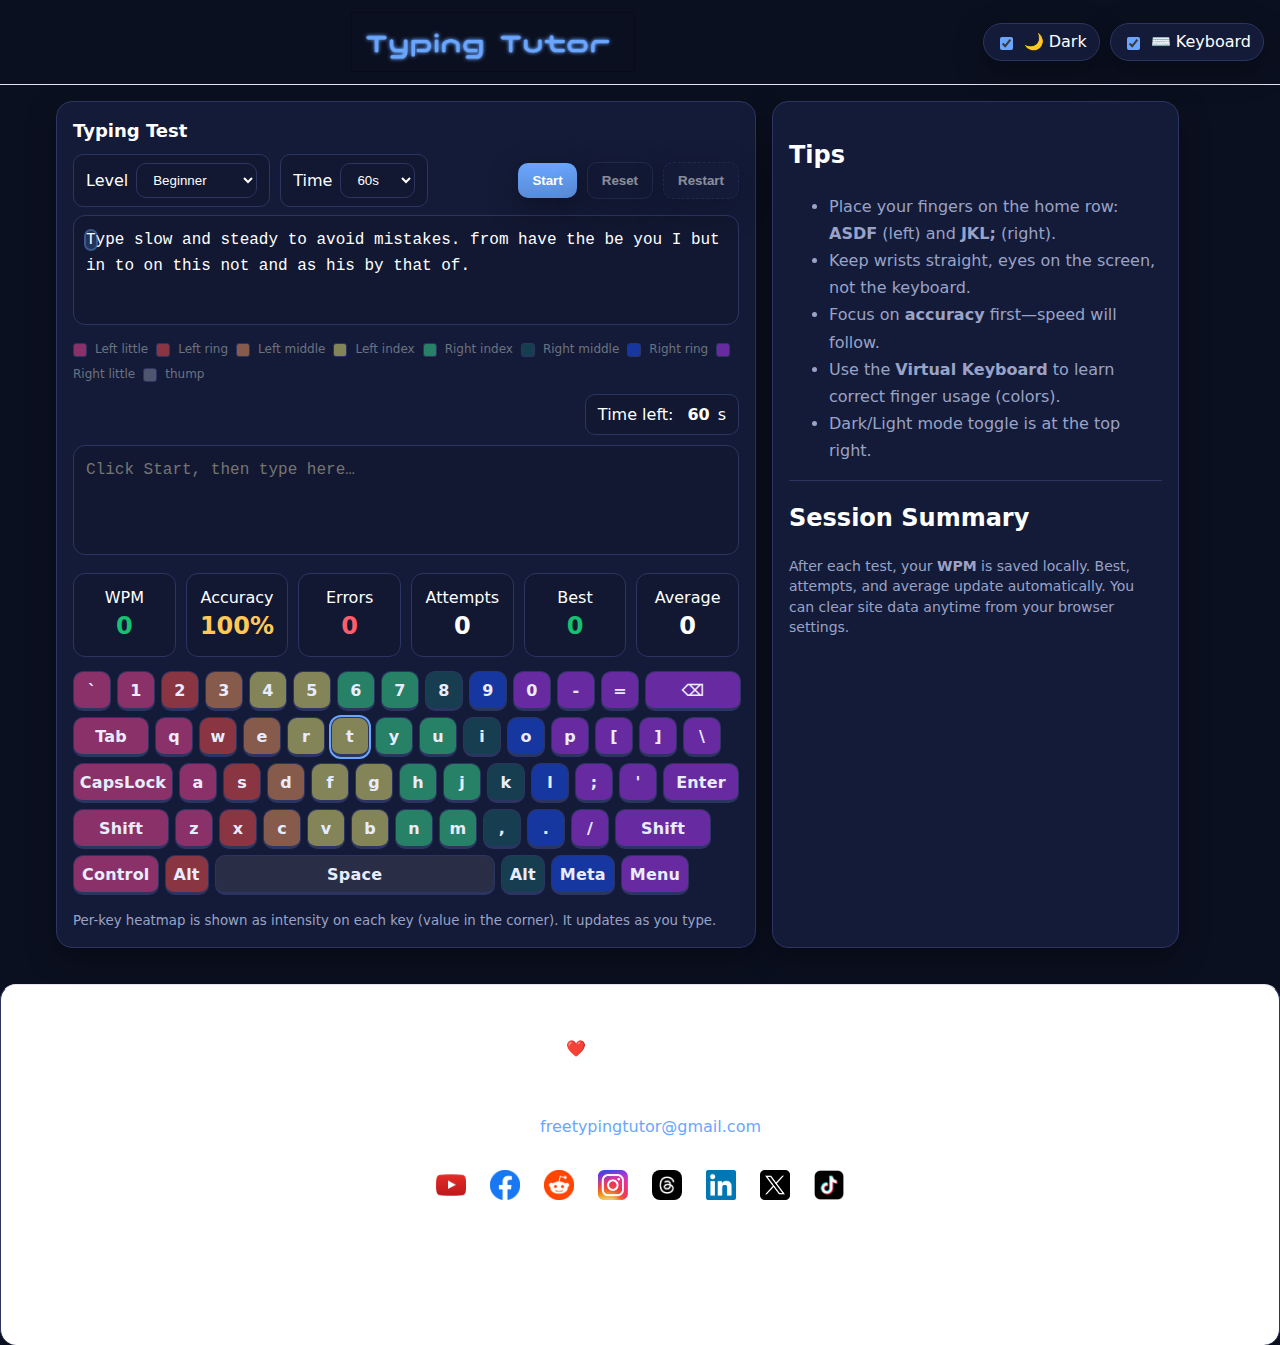
<file: index.html>
<!DOCTYPE html>
<html lang="en">
<head>
  <meta charset="UTF-8" />
  <meta name="viewport" content="width=device-width, initial-scale=1.0"/>
  <meta name="google-site-verification" content="iuiY8HTPiNJUT7fEcpvl2h1kZGYUR8VUc-HbkUartT8" />
  <title>Typing Tutor – Typing Test</title>
  <!-- Google tag (gtag.js) -->
<script async src="https://www.googletagmanager.com/gtag/js?id=G-8087BV82C7"></script>
<script>
  window.dataLayer = window.dataLayer || [];
  function gtag(){dataLayer.push(arguments);}
  gtag('js', new Date());

  gtag('config', 'G-8087BV82C7');
</script>
  <link rel="shortcut icon" href="shortcuticon.png" type="image/x-icon">
  <link rel="stylesheet" href="https://cdnjs.cloudflare.com/ajax/libs/font-awesome/6.5.2/css/all.min.css">
  <link rel="stylesheet" href="styles.css"/>
  <style>
      :root {
    --bg: #0b1020;
    --bg-soft: #121831;
    --card: #141b38;
    --text: #ffffff;
    --muted: #9aa3c7;
    --brand: #6aa6ff;
    --good: #16c172;
    --bad: #ff5d6c;
    --warn: #ffc857;
    --key: #1c244a;
    --key-border: #2c3561;
    --key-text: #e8ecff;
    --shadow: 0 10px 30px rgba(0,0,0,.35);
  }
  [data-theme="light"]{
    --bg: #f6f7fb;
    --bg-soft: #eef0f6;
    --card: #ffffff;
    --text: #000000;
    --muted: #5b6383;
    --brand: #2f68ff;
    --good: #119b5f;
    --bad: #d83e4b;
    --warn: #c28a08;
    --key: #f1f3fb;
    --key-border: #d8def0;
    --key-text: #151a2d;
    --shadow: 0 10px 30px rgba(0,0,0,.08);
  }

  * { box-sizing: border-box; }
  html, body { margin:0; padding:0; background:var(--bg); color:var(--text); font-family: ui-sans-serif, system-ui, -apple-system, Segoe UI, Roboto, "Helvetica Neue", Arial; }
  a { color: var(--brand); text-decoration: none; }
  a:hover { text-decoration: underline; }

  .wrap { max-width: 1200px; margin: 0 auto; padding: 16px; }

  /* Header */
  header {
    display:flex; align-items:center; justify-content:space-between; gap:16px;
    position: sticky; top:0; z-index: 50; background:linear-gradient(180deg, var(--bg) 80%, transparent);
    padding-block: 8px 6px;
  }
  .logo {
    display:flex; align-items:center; gap:12px;
  }
  .logo img {
    height:48px; width:auto; display:block; border-radius:10px; box-shadow: var(--shadow);
    background: var(--bg-soft); object-fit: contain; padding: 6px;
  }
  .controls { display:flex; gap:10px; align-items:center; flex-wrap: wrap; }
  .file-input {
    font-size: 12px; color: var(--muted);
  }
  .toggle {
    display:inline-flex; align-items:center; gap:8px; cursor:pointer; user-select:none;
    background: var(--card); border:1px solid var(--key-border); border-radius: 999px; padding:6px 12px;
    box-shadow: var(--shadow);
  }
  .toggle input { accent-color: var(--brand); transform: translateY(1px); }

  /* Main grid */
  .grid {
    align-self: center;
    max-width: 1200px;
    margin: 0 auto;
    padding: 16px;
    display:grid; gap:16px; grid-template-columns: 1.1fr .9fr;
  }
  @media (max-width: 980px) {
    .grid { grid-template-columns: 1fr; }
  }

  /* Cards */
  .card {
    background: var(--card); border:1px solid var(--key-border); border-radius: 16px; padding: 16px;
    box-shadow: var(--shadow);max-width: 700px;margin: auto;
  }
  .card1 {
    background: var(--card); border:1px solid var(--key-border); border-radius: 16px; padding: 16px;
    box-shadow: var(--shadow);max-width: 700px;margin: auto;height: 100%;
  }
  .card h2 { margin:0 0 10px; font-size: 18px; }
  .row { display:flex; gap:10px; flex-wrap:wrap; align-items:center; }
  .row .spacer { flex:1; }

  /* Buttons & selects */
  .btn {
    background: linear-gradient(180deg, var(--brand), color-mix(in oklab, var(--brand) 88%, black 12%));
    color: white; border:none; border-radius: 10px; padding: 10px 14px; cursor:pointer;
    box-shadow: var(--shadow); font-weight: 600;
  }
  .btn.secondary {
    background: var(--bg-soft); color: var(--text); border:1px solid var(--key-border);
  }
  .btn.ghost {
    background: transparent; color: var(--text); border:1px dashed var(--key-border);
  }
  .btn:disabled { opacity: .5; cursor: not-allowed; }

  select, .pill {
    background: var(--bg-soft); color: var(--text); border:1px solid var(--key-border);
    border-radius: 10px; padding: 8px 12px;
  }
  .pill { display:inline-flex; align-items:center; gap:8px; }

  /* Prompt & typing area */
  .prompt {
    width: 100%;
  height: 110px;
  resize: none;
  font: 16px/1.5 ui-monospace, "SF Mono", Menlo, Consolas, monospace;
  background: var(--bg-soft);
  color: var(--text);
  border: 1px solid var(--key-border);
  border-radius: 12px;
  padding: 12px;
  white-space: pre-wrap;
  overflow-y: auto;
  word-wrap: break-word;
  overflow-y: auto;
  max-height: 140px; /* Adjustable height */
  line-height: 1.6;
  scroll-behavior: smooth;
  }
  .typed { color: var(--muted); text-decoration: none; }
  .current { background: color-mix(in oklab, var(--brand) 20%, transparent 80%); outline: 2px solid color-mix(in oklab, var(--brand) 45%, transparent 55%); border-radius: 6px; }
  .wrong { background: color-mix(in oklab, var(--bad) 25%, transparent 75%); text-decoration: underline wavy var(--bad); border-radius: 6px; }

  textarea.input {
     width: 100%;
  height: 110px;
  resize: none;
  font: 16px/1.5 ui-monospace, "SF Mono", Menlo, Consolas, monospace;
  background: var(--bg-soft);
  color: var(--text);
  border: 1px solid var(--key-border);
  border-radius: 12px;
  padding: 12px;
  white-space: pre-wrap;
  overflow-y: auto;
  word-wrap: break-word;
    background: var(--bg-soft); color: var(--text); border: 1px solid var(--key-border); border-radius: 12px; padding: 12px;
  }

  /* Stats */
  .stats { display:grid; grid-template-columns: repeat(6, 1fr); gap:10px; }
  @media (max-width: 680px) { .stats { grid-template-columns: repeat(3, 1fr); } }
  .stat {
    background: var(--bg-soft); border:1px solid var(--key-border); border-radius: 12px; padding: 12px; text-align:center;
  }
  .stat .val { font-size: 24px; font-weight: 800; }
  .good { color: var(--good); }
  .bad { color: var(--bad); }
  .warn { color: var(--warn); }

  /* Virtual keyboard */
  .vk-wrap { display:flex; flex-direction:column; gap:10px; }
  .vk { user-select:none; }
  .krow { display:flex; gap:6px; margin-bottom:6px; }
  .key {
    background: var(--key);
    border:1px solid var(--key-border);
    border-bottom-width: 3px;
    color: var(--key-text);
    border-radius: 10px; padding: 10px 8px; min-width: 38px; text-align:center;
    font-weight: 700; letter-spacing: .2px; position: relative;
    transition: transform .06s ease, filter .2s ease;
  }
  .key.small { min-width: 30px; padding: 8px 6px; font-weight: 600; }
  .key.wide { min-width: 76px; }
  .key.xwide { min-width: 96px; }
  .key.space { min-width: 280px;background: 
 color-mix(in oklab, rgb(54, 52, 63) 50%, var(--key)); }
  .key.active { transform: translateY(2px); border-bottom-width: 1px; }
  .key.expected { outline: 2px solid var(--brand); z-index: 1; }
  .key::after {
    content: attr(data-hit);
    position: absolute; right: 6px; bottom: 2px; font-size: 10px; color: var(--muted);
  }
  .altleft , .altright {
    min-width: 100px;background: 
 color-mix(in oklab, rgb(54, 52, 63) 50%, var(--key));
  }

  /* Finger color legend (background tints) */
  .pink { background: color-mix(in oklab, rgb(255, 0, 136) 50%, var(--key)); }
  .red { background: color-mix(in oklab, rgb(255, 0, 0) 50%, var(--key)); }
  .orange { background: color-mix(in oklab, rgb(255, 140, 0) 50%, var(--key)); }
  .yellow { background: color-mix(in oklab, rgb(255, 238, 0) 50%, var(--key)); }
  .green { background: color-mix(in oklab, rgb(26, 231, 115) 50%, var(--key)); }
  .cyan { background: color-mix(in oklab, rgb(3, 85, 85) 50%, var(--key)); }
  .blue { background: color-mix(in oklab, rgb(0, 64, 255) 50%, var(--key)); }
  .purple { background: color-mix(in oklab, rgb(183, 0, 255) 50%, var(--key)); }
  .grey { background: color-mix(in oklab, rgb(136, 137, 147) 50%, var(--key)); }

  /* Footer */
  footer {
    margin-top: 20px; padding: 18px; background: var(--card); border:1px solid var(--key-border); border-radius: 16px;
    display:flex; flex-wrap: wrap; align-items:center; gap:12px; justify-content: space-between;
  }
  .socials { display:flex; gap:10px; flex-wrap:wrap; }
  .socials a { background: var(--bg-soft); border:1px solid var(--key-border); padding:8px 10px; border-radius: 999px; font-weight: 600; }

  .legend { display:flex; gap:8px; flex-wrap: wrap; align-items:center; }
  .legend .dot { width:14px; height:14px; border-radius: 3px; display:inline-block; border:1px solid var(--key-border); }
  

  header {
  display: flex;
  align-items: center;
  justify-content: space-between;
  gap: 16px;
  position: sticky;
  top: 0;
  z-index: 50;
  background: var(--bg); /* Changed from gradient */
  padding-block: 8px 6px;
}
.site-header{
  background: var(--bg);
  border-bottom: 1px solid var(--c-border);
  padding: 12px 16px;
  display:flex; align-items:center; gap:12px; flex-wrap:wrap;
}
.site-footer{
  border-bottom: 1px solid var(--c-border);
  padding: 12px 16px;
  display:flex; align-items:center; gap:12px; flex-wrap:wrap;
}
h1 {
    display: flex
;
    width: 588px;
    height: 88px;
    flex-direction: column;
    justify-content: center;
    flex-shrink: 0;
    margin-bottom: 10px;
    color: #000;
    text-align: center;
    font-feature-settings: 'liga' off, 'clig' off;
    font-family: "Nico Moji";
    font-size: 40px;
    font-style: normal;
    font-weight: 400;
    line-height: 100%;
    letter-spacing: -0.64px;
}
.site-footer{ border-bottom:none; justify-content:center; text-align: center;}

.site-header h1{margin:0}
.nav{display:flex; gap:10px; flex:1 1 auto}
.nav a{color:var(--fg); text-decoration:none; padding:6px 10px; border-radius:8px}
.nav a.active, .nav a:hover{background:rgba(58,122,254,0.12)}

body.dark {
    --bg: #0f1226;
    --fg: #e6e9f8;
    --panel: #171a31;
    --c-border: #232746;
    --c-muted: #98a2b3;
    --key-bg: #1f2342;
    --key-fg: #e6e9f8;
    --accent: #7aa2ff;
}
:root {
  --h1-color: var(--text);
}

[data-theme="light"] {
  --h1-color: var(--text);
}
[data-theme="dark"] {
  --h1-color: var(--brand);
}

.site-header h1 {
  margin: 0;;
  color: var(--h1-color);
  transition: color 0.3s, text-shadow 0.3s;
}
.nav a {
  color: var(--text);
  text-decoration: none;
  padding: 6px 10px;
  border-radius: 8px;
}
.nav a.active,
.nav a:hover {
  background: color-mix(in oklab, var(--brand) 20%, transparent 80%);
}
.key:hover { filter: brightness(1.15); }
 
.prompt {
  flex-direction: column;
  align-items: stretch;
  width: 100%; /* matches parent width */
  max-width: 810px; /* set your desired width */
  

}
.social-links {
    display: flex;
    gap: 1.5rem;
    margin-bottom: 2rem;
    flex-wrap: wrap;
    justify-content: center;
}
.red-youtube {
            color: red;
            font-size: 36px;
        }
.blue-linkedin {
            color: rgb(0, 119,181);
            font-size: 36px;
        }
.red-reddit {
            color: rgb(255, 69, 0);
            font-size: 36px;
        }
.red-treads {
            color: rgb(16, 24, 32);
            font-size: 36px;
        }
.red-facebook {
            color: rgb(24, 119, 242);
            font-size: 36px;
        }
.red-twitter {
            color: rgb(29, 155, 240);
            font-size: 36px;
            width:30px;
        }
.red-tiktok {
            color: rgb(0, 0, 0);
            font-size: 36px;
        }

header img#logoImg {
  height: 60px;   /* adjust as needed */
  width: auto;
  transition: filter 0.3s ease-in-out;
}
.logo-container {
  flex: 1;                     /* take full width */
  display: flex;
  justify-content: center;      /* center horizontally */
  align-items: center;          /* center vertically */
}


  </style>
</head>
<body>
  <header class="site-header">
  <!-- Instead of <h1> -->
    <!--
  
  
  <button id="themeToggle">🌙</button>

  
    <h1>Typing Tutor</h1> -->
    <div class="logo-container">
    <img id="logoImg" src="instagramlogo.png" alt="Typing Tutor Logo" />
    </div>
    <div class="controls">
        <label class="toggle" title="Dark / Light">
          <input id="themeToggle" type="checkbox" checked />
          <span>🌙 Dark</span>
        </label>
        <label class="toggle" title="Show/Hide Virtual Keyboard">
          <input id="kbdToggle" type="checkbox" checked />
          <span>⌨️ Keyboard</span>
        </label>
    </div>
       
    
  </header>
   <main class="grid">
      <!-- LEFT: Test -->
      <section class="card">
        <h2>Typing Test</h2>

        <div class="row" style="margin-bottom:8px;">
          <label class="pill">Level
            <select id="level">
              <option value="beginner">Beginner</option>
              <option value="intermediate">Intermediate</option>
              <option value="advanced">Advanced</option>
            </select>
          </label>

          <label class="pill">Time
            <select id="timeSelect">
              <option value="30">30s</option>
              <option value="60" selected>60s</option>
              <option value="120">120s</option>
            </select>
          </label>

          <div class="spacer"></div>

          <button id="startBtn" class="btn">Start</button>
          <button id="resetBtn" class="btn secondary" disabled>Reset</button>
          <button id="restartBtn" class="btn ghost" disabled>Restart</button>
        </div>

        <div id="prompt" class="prompt" aria-live="polite"></div>

        <div class="row" style="margin:10px 0;">
          <div class="legend" title="Finger color guide">
            <span class="dot pink"></span><small>Left little</small>
            <span class="dot red"></span><small>Left ring</small>
            <span class="dot orange"></span><small>Left middle</small>
            <span class="dot yellow"></span><small>Left index</small>
            <span class="dot green"></span><small>Right index</small>
            <span class="dot cyan"></span><small>Right middle</small>
            <span class="dot blue"></span><small>Right ring</small>
            <span class="dot purple"></span><small>Right little</small>
            <span class="dot grey"></span><small>thump</small>
          </div>
          <div class="spacer"></div>
          <div class="pill">Time left: <strong id="timeLeft" style="margin-left:6px;">60</strong>s</div>
        </div>

        <textarea id="typingArea" class="input" placeholder="Click Start, then type here…" disabled placeholder="Start typing here…" 
          onpaste="return false" 
          ondrop="return false" 
          oncopy="return false" 
          oncut="return false" 
          oncontextmenu="return false"></textarea>

        <div class="stats" style="margin-top: 12px;">
          <div class="stat"><div class="lbl">WPM</div><div id="statWpm" class="val good">0</div></div>
          <div class="stat"><div class="lbl">Accuracy</div><div id="statAcc" class="val warn">100%</div></div>
          <div class="stat"><div class="lbl">Errors</div><div id="statErr" class="val bad">0</div></div>
          <div class="stat"><div class="lbl">Attempts</div><div id="statAttempts" class="val">0</div></div>
          <div class="stat"><div class="lbl">Best</div><div id="statBest" class="val good">0</div></div>
          <div class="stat"><div class="lbl">Average</div><div id="statAvg" class="val">0</div></div>
        </div>

        <div class="vk-wrap" style="margin-top:14px;">
          <div id="virtualKeyboard" class="vk"></div>
          <small style="color:var(--muted);">Per-key heatmap is shown as intensity on each key (value in the corner). It updates as you type.</small>
        </div>
      </section>

      <!-- RIGHT: Tips / Help -->
      <aside class="card1">
        <h2>Tips</h2>
        <ul style="line-height:1.7; margin-top:10px; color: var(--muted);">
          <li>Place your fingers on the home row: <b>ASDF</b> (left) and <b>JKL;</b> (right).</li>
          <li>Keep wrists straight, eyes on the screen, not the keyboard.</li>
          <li>Focus on <b>accuracy</b> first—speed will follow.</li>
          <li>Use the <b>Virtual Keyboard</b> to learn correct finger usage (colors).</li>
          <li>Dark/Light mode toggle is at the top right.</li>
        </ul>
        <hr style="border:none;border-top:1px solid var(--key-border); margin:14px 0;">
        <h2>Session Summary</h2>
        <div style="color:var(--muted); font-size:14px;">
          After each test, your <b>WPM</b> is saved locally. Best, attempts, and average update automatically.
          You can clear site data anytime from your browser settings.
        </div>
      </aside>
    </main>
  

  <footer class="site-footer">
    <div class="container footer-content">
            <div class="contact-info">
                <p>Made with ❤️ for fast & accurate typing.</p>
                <p>Have questions or need help? Reach out to our support team</p>
                <p><i class="fas fa-envelope"></i> <a href="mailto:freetypingtutor@gmail.com">freetypingtutor@gmail.com</a></p>
            </div>
            
            <div class="social-links">
                <a href="#" target="_blank"><img src="youtubelogo.png" alt="youtube Logo" style="width:30px;"></a>
                <a href="#" target="_blank"><img src="Facebooklogo.png" alt="facebook Logo" style="width:30px;"></a>
                <a href="#" target="_blank"><img src="redditlogo.png" alt="redditlogo Logo" style="width:30px;"></a>
                <a href="#" target="_blank"><img src="instagramlogo.png" alt="Instagram Logo" style="width:30px;"></a>
                <a href="#" target="_blank"><img src="threadslogo.png" alt="threads Logo" style="width:30px;height: 30px;border-radius: 8px;"></a>
                <a href="#" target="_blank"><img src="linkedinlogo.png" alt="linkedin Logo" style="width:30px;"></a>
                <a href="#" target="_blank"><img src="twitter-xlogo.png" alt="twitter-x Logo" style="width:30px;"></a>
                <a href="#" target="_blank"><img src="tiktoklogo.png" alt="tiktok Logo" style="width:30px;"></a>
            </div>
            
            <div class="copyright">
                <p>&copy; 2025 Typingtutor. All rights reserved.</p>
            </div>
        </div>
  </footer>

  <script src="util.js"></script>
  <script src="keyboard.js"></script>
  <script>
   
"use strict";

/* ---------- Utilities ---------- */
const $ = (sel, root=document) => root.querySelector(sel);
const $$ = (sel, root=document) => Array.from(root.querySelectorAll(sel));
const LSK = {
  attempts: 'tt.attempts',
  best: 'tt.best',
  history: 'tt.history',
  heatmap: 'tt.heatmap',
  theme: 'tt.theme',
  logo: 'tt.logo'
};

/* ---------- Logo upload ---------- */
(function logoLoader(){
  const file = $('#logoFile');
  const img = $('#logoImg');
  const saved = localStorage.getItem(LSK.logo);
  if(saved){ img.src = saved; }
  file?.addEventListener('change', async (e)=>{
    const f = e.target.files?.[0]; if(!f) return;
    const reader = new FileReader();
    reader.onload = (ev) => {
      img.src = ev.target.result;
      localStorage.setItem(LSK.logo, ev.target.result);
    };
    reader.readAsDataURL(f);
  });
})();

/* ---------- Theme toggle ---------- */
/*
(function themeInit(){
  const toggle = $('#themeToggle');
  const saved = localStorage.getItem(LSK.theme) || 'dark';
  document.body.setAttribute('data-theme', saved);
  toggle.checked = saved === 'dark';
  toggle.addEventListener('change', ()=>{
    const mode = toggle.checked ? 'dark' : 'light';
    document.body.setAttribute('data-theme', mode);
    localStorage.setItem(LSK.theme, mode);
  });
})();*/
(function themeInit(){
  const toggle = $('#themeToggle');
  const logoImg = $('#logoImg');

  function updateLogo(mode){
    if(mode === 'dark'){
      logoImg.src = "typingtutordark.png";   // your dark version
    } else {
      logoImg.src = "typingtutorlight.png";  // your light version
    }
  }

  // Load saved theme
  const saved = localStorage.getItem(LSK.theme) || 'dark';
  document.body.setAttribute('data-theme', saved);
  toggle.checked = saved === 'dark';
  updateLogo(saved);

  // Listen for changes
  toggle.addEventListener('change', ()=>{
    const mode = toggle.checked ? 'dark' : 'light';
    document.body.setAttribute('data-theme', mode);
    localStorage.setItem(LSK.theme, mode);
    updateLogo(mode);
  });
})();


/* ---------- Sample content pools ---------- */
const WORDS = {
  beginner: "the be to of and a in that have I it for not on with he as you do at this but his by from".split(' '),
  intermediate: "keyboard lesson accuracy practice rhythm typing student speed improve correct balance focus posture".split(' '),
  advanced: "synchronous algorithmic polymorphism encapsulation optimization virtualization concurrency ergonomic proprioception".split(' ')
};
const SENTENCES = {
  beginner: [
    "Keep your fingers on the home row keys.",
    "Type slow and steady to avoid mistakes.",
    "Use the correct finger for each key.",
    "Look at the screen not the keyboard.",
    "Practice a little every single day.",
    "Relax your shoulders and breathe."
  ],
  intermediate: [
    "Accuracy builds confidence, then speed follows naturally.",
    "Rhythm and posture matter for long typing sessions.",
    "Short bursts of focused practice beat long distracted ones.",
    "Use all ten fingers to reduce strain and increase speed.",
    "Consistent technique makes progress sustainable.",
    "Learn common word patterns to type faster."
  ],
  advanced: [
    "Muscle memory emerges from deliberate, attentive repetition.",
    "Maintain minimal finger travel to optimize efficiency.",
    "Ergonomic alignment reduces fatigue and errors over time.",
    "Cognitive load drops when movement patterns are automated.",
    "Chunk words and phrases to accelerate overall throughput.",
    "Anticipate punctuation and capitalization smoothly."
  ]
};

function genText(level){
  // mix of a sentence plus random words for variety
  const sent = SENTENCES[level][Math.floor(Math.random()*SENTENCES[level].length)];
  const w = [...WORDS[level]];
  w.sort(()=>Math.random()-0.5);
  return `${sent} ${w.slice(0, 18).join(' ')}.`;
}

/* ---------- Virtual keyboard ---------- */
const layout = [
  ['`','1','2','3','4','5','6','7','8','9','0','-','=','Backspace'],
  ['Tab','q','w','e','r','t','y','u','i','o','p','[',']','\\'],
  ['CapsLock','a','s','d','f','g','h','j','k','l',';',"'",'Enter'],
  ['ShiftLeft','z','x','c','v','b','n','m',',','.','/','ShiftRight'],
  ['Control','AltLeft','Space','AltRight','Meta','ContextMenu']
];
const fingerClasses = {
  '`':'pink','1':'pink','2':'red','3':'orange','4':'yellow','5':'yellow','6':'green','7':'green','8':'cyan','9':'blue','0':'purple','-':'purple','=':'purple','Backspace':'purple',
  'Tab':'pink','q':'pink','w':'red','e':'orange','r':'yellow','t':'yellow','y':'green','u':'green','i':'cyan','o':'blue','p':'purple','[':'purple',']':'purple','\\':'purple',
  'CapsLock':'pink','a':'pink','s':'red','d':'orange','f':'yellow','g':'yellow','h':'green','j':'green','k':'cyan','l':'blue',';':'purple',"\'":'purple','Enter':'purple',
  'ShiftLeft':'pink','z':'pink','x':'red','c':'orange','v':'yellow','b':'yellow','n':'green','m':'green',',':'cyan','.':'blue','/':'purple','ShiftRight':'purple',
  'Control':'pink','AltLeft':'red','Space':'grey','AltRight':'cyan','Meta':'blue','ContextMenu':'purple'
};

function buildKeyboard(container){
  container.innerHTML = '';
  layout.forEach(row=>{
    const r = document.createElement('div'); r.className = 'krow';
    row.forEach(k=>{
      const d = document.createElement('div');
      const cls = (k==='Backspace'?'xwide':k==='CapsLock'||k==='Enter'||k==='Tab'?'wide':k==='ShiftLeft'||k==='ShiftRight'?'xwide':k==='Space'?'space':'');
      d.className = `key ${cls} ${fingerClasses[k]||''}`;
      d.dataset.key = k;
      d.textContent = (k.length>1)
        ? (k==='Backspace'?'⌫':k==='ShiftLeft'||k==='ShiftRight'?'Shift':k==='AltLeft'||k==='AltRight'?'Alt':k==='Meta'?'Meta':k==='ContextMenu'?'Menu':k)
        : k;
      r.appendChild(d);
    });
    container.appendChild(r);
  });
}

function loadHeatmap(){ return JSON.parse(localStorage.getItem(LSK.heatmap) || '{}'); }
function saveHeatmap(map){ localStorage.setItem(LSK.heatmap, JSON.stringify(map)); }
function bumpHeat(key){
  const map = loadHeatmap();
  map[key] = (map[key]||0) + 1;
  saveHeatmap(map);
  shadeKeys(map);
}
function shadeKeys(map){
  const max = Math.max(1, ...Object.values(map));
  $$('.key', $('#virtualKeyboard')).forEach(el=>{
    const v = map[el.dataset.key]||0;
    const t = v ? Math.min(0.8, v/max*0.8) : 0;
    el.style.filter = t ? `brightness(${1 - t*0.35}) saturate(${1 + t})` : 'none';
    el.setAttribute('data-hit', v ? String(v) : '');
  });
}
function setExpectedKey(ch){
  $$('.key', $('#virtualKeyboard')).forEach(el=>el.classList.remove('expected'));
  const t = ch===' ' ? 'Space' : (ch||'').toLowerCase();
  if(!t) return;
  const el = $(`.key[data-key="${CSS.escape(t)}"]`, $('#virtualKeyboard'));
  if(el) el.classList.add('expected');
}

/* ---------- Stats persistence ---------- */
function getAttempts(){ return Number(localStorage.getItem(LSK.attempts) || '0'); }
function setAttempts(n){ localStorage.setItem(LSK.attempts, String(n)); }
function getBest(){ return Number(localStorage.getItem(LSK.best) || '0'); }
function setBest(n){ localStorage.setItem(LSK.best, String(n)); }
function getHistory(){ return JSON.parse(localStorage.getItem(LSK.history) || '[]'); }
function pushHistory(rec){
  const hist = getHistory();
  hist.push(rec);
  localStorage.setItem(LSK.history, JSON.stringify(hist));
}

/* ---------- Test state ---------- */
const levelSel = $('#level');
const timeSel = $('#timeSelect');
const promptEl = $('#prompt');
const area = $('#typingArea');
// Block paste/insert via keyboard too
area.addEventListener("paste", (e) => {
  e.preventDefault();
  return false;
});
area.addEventListener("drop", (e) => {
  e.preventDefault();
  return false;
});

const startBtn = $('#startBtn');
const resetBtn = $('#resetBtn');
const restartBtn = $('#restartBtn');
const timeLeftEl = $('#timeLeft');
const kbdToggle = $('#kbdToggle');
const vk = $('#virtualKeyboard');

const wpmEl = $('#statWpm');
const accEl = $('#statAcc');
const errEl = $('#statErr');
const attemptsEl = $('#statAttempts');
const bestEl = $('#statBest');
const avgEl = $('#statAvg');

let targetText = '';
let timer = null;
let startedAt = 0;
let seconds = 60;
let typedChars = 0;
let correctChars = 0;
let errors = 0;
let ended = false;

function renderPrompt(){
  const typed = area.value;
  let out = '';
  for(let i=0;i<targetText.length;i++){
    const ch = targetText[i];
    if(i < typed.length){
      const ok = typed[i] === ch;
      out += `<span class="${ok ? 'typed' : 'wrong'}">${ch === ' ' ? '␣' : escapeHTML(ch)}</span>`;
    } else if(i === typed.length){
      out += `<span class="current">${ch === ' ' ? '␣' : escapeHTML(ch)}</span>`;
    } else {
      out += escapeHTML(ch);
    }
  }
  promptEl.innerHTML = out;
  setExpectedKey(targetText[typed.length] || '');
  const currentEl = promptEl.querySelector('.current');
if (currentEl) {
  const promptRect = promptEl.getBoundingClientRect();
  const currentRect = currentEl.getBoundingClientRect();
  const offset = currentRect.top - promptRect.top;
  
  // If the current line is beyond half the prompt box, scroll
  if (offset > promptEl.clientHeight * 0.5 || offset < 0) {
    currentEl.scrollIntoView({ behavior: 'smooth', block: 'center' });
  }
}

}
function escapeHTML(s){ return s.replace(/[&<>]/g, m => ({'&':'&amp;','<':'&lt;','>':'&gt;'}[m])); }

function computeStats(){
  const elapsedMin = Math.max(0.001, (Date.now() - startedAt) / 60000);
  const wpm = Math.round((correctChars/5) / elapsedMin);
  const acc = typedChars ? Math.round((correctChars/typedChars)*100) : 100;
  return { wpm, acc, errors };
}


function updateHeaderStatsFromStorage(){
  attemptsEl.textContent = String(getAttempts());
  bestEl.textContent = String(getBest());
  const hist = getHistory();
  const avg = hist.length ? Math.round(hist.reduce((a,b)=> a + (b.wpm||0), 0) / hist.length) : 0;
  avgEl.textContent = String(avg);
}

function startTest(){
  // init
  seconds = Number(timeSel.value||60);
  timeLeftEl.textContent = String(seconds);
  targetText = genText(levelSel.value);
  area.value = '';
  typedChars = 0; correctChars = 0; errors = 0; ended = false;
  restartBtn.disabled = false;


  renderPrompt();
  area.disabled = false; area.focus();
  startBtn.disabled = true; resetBtn.disabled = false;
  startedAt = Date.now();
  updateStatsUI();

  clearInterval(timer);
  timer = setInterval(()=>{
    seconds -= 1;
    timeLeftEl.textContent = String(seconds);
    updateStatsUI();
    if(seconds <= 0){ endTest(); }
  }, 1000);
}
function endTest(){
  if(ended) return;
  ended = true;
  clearInterval(timer);
  area.disabled = true;
  const { wpm } = computeStats();
  // persist
  const newAttempts = getAttempts()+1; setAttempts(newAttempts);
  const prevBest = getBest(); if(wpm > prevBest) setBest(wpm);
  pushHistory({ ts: Date.now(), wpm, acc: computeStats().acc, errors });
  updateHeaderStatsFromStorage();

  startBtn.disabled = false; resetBtn.disabled = false;
}
function resetTest(){
  clearInterval(timer);
  timeLeftEl.textContent = String(timeSel.value);
  area.value = '';
  typedChars = correctChars = errors = 0;
  ended = false;
  


  // Clear all localStorage related to the app
  localStorage.removeItem(LSK.attempts);
  localStorage.removeItem(LSK.best);
  localStorage.removeItem(LSK.history);
  localStorage.removeItem(LSK.heatmap);

  // Rebuild keyboard and stats
  shadeKeys({});
  updateHeaderStatsFromStorage();

  startBtn.disabled = false;
  resetBtn.disabled = true;
  targetText = genText(levelSel.value);
  renderPrompt();
  updateStatsUI();
}


function restartTest() {
  clearInterval(timer); // stop current timer

  // Reset test state (but NOT stats)
  seconds = Number(timeSel.value || 60);
  timeLeftEl.textContent = String(seconds);
  targetText = genText(levelSel.value);
  area.value = '';
  typedChars = 0;
  correctChars = 0;
  errors = 0;
  ended = false;

  renderPrompt();
  area.disabled = false;
  area.focus();

  startedAt = Date.now();
  updateStatsUI();

  // Restart timer
  timer = setInterval(() => {
    seconds -= 1;
    timeLeftEl.textContent = String(seconds);
    updateStatsUI();
    if (seconds <= 0) {
      endTest();
    }
  }, 1000);

  // Buttons state
  startBtn.disabled = true;
  resetBtn.disabled = false;
  restartBtn.disabled = false;
}


area.addEventListener('input', ()=>{
  const typed = area.value;
  // update counters based on new char only
  const last = typed[typed.length-1];
  if(last !== undefined){
    typedChars++;
    if(last === targetText[typed.length-1]) correctChars++; else errors++;
    bumpHeat(last === ' ' ? 'Space' : (last||'').toLowerCase());
  }
  renderPrompt();
  updateStatsUI();
  if(typed.length >= targetText.length){
    // extend text gently for continuous typing
    targetText += ' ' + genText(levelSel.value);
    renderPrompt();
  }
});
area.addEventListener('keydown', (e)=>{
  // highlight pressed key
  const codeMap = {
    ' ': 'Space'
  };
  const key = codeMap[e.key] || e.key?.toLowerCase();
  const el = $(`.key[data-key="${CSS.escape(key)}"]`, vk);
  if(el){ el.classList.add('active'); setTimeout(()=>el.classList.remove('active'), 90); }
});

startBtn.addEventListener('click', startTest);
resetBtn.addEventListener('click', resetTest);
restartBtn.addEventListener('click', restartTest);


kbdToggle.addEventListener('change', ()=>{
  $('#virtualKeyboard').style.display = kbdToggle.checked ? 'block' : 'none';
});

/* ---------- Init ---------- */
(function init(){
  buildKeyboard(vk);
  shadeKeys(loadHeatmap());
  updateHeaderStatsFromStorage();
  targetText = genText(levelSel.value);
  renderPrompt();
  timeLeftEl.textContent = String(timeSel.value);
})();

(function themeInit(){
  const toggle = $('#themeToggle');
  const h1 = document.querySelector('.site-header h1');

  const saved = localStorage.getItem('theme') || 'dark';
  setTheme(saved);

  toggle.checked = (saved === 'dark');

  toggle.addEventListener('change', ()=>{
    setTheme(toggle.checked ? 'dark' : 'light');
  });

  function setTheme(mode){
    document.body.dataset.theme = mode;
    localStorage.setItem('theme', mode);

    // Update H1 style simultaneously
    if(mode === 'dark'){
      h1.style.color = getComputedStyle(document.body).getPropertyValue('--brand').trim();
      h1.style.textShadow = "0 0 6px var(--brand)";
    } else {
      h1.style.color = getComputedStyle(document.body).getPropertyValue('--text').trim();
      h1.style.textShadow = "none";
    }
  }
})();

if(typed.length >= targetText.length){
  endTest();
}

function updateStatsUI() {
  const { wpm, acc, errors: err } = computeStats();

  wpmEl.textContent = String(wpm);
  accEl.textContent = `${acc}%`;
  errEl.textContent = String(err);

  // Optional: adjust color classes
  accEl.className = 'val ' + (acc >= 95 ? 'good' : acc >= 80 ? 'warn' : 'bad');
  wpmEl.className = 'val ' + (wpm >= 50 ? 'good' : wpm >= 30 ? 'warn' : 'bad');
  errEl.className = 'val ' + (err <= 2 ? 'good' : err <= 5 ? 'warn' : 'bad');
}
/*
const logoImg = document.getElementById("logoImg");

function updateLogo() {
  if (document.body.classList.contains("dark-mode")) {
    logoImg.src = "logo-dark.png";   // dark theme logo
  } else {
    logoImg.src = "logo-light.png";  // light theme logo
  }
}

// Call on page load
updateLogo();
*/
// Also call when theme toggles
themeBtn.addEventListener("click", updateLogo);


const logoImg = document.getElementById("logoImg");

function updateLogo() {
  if (document.body.classList.contains("dark-mode")) {
    logoImg.src = "logo-dark.png";   // dark version
  } else {
    logoImg.src = "logo-light.png";  // light version
  }
}

// run once on page load
updateLogo();

// whenever theme button is clicked, update theme + logo
themeBtn.addEventListener("click", () => {
  document.body.classList.toggle("dark-mode");
  localStorage.setItem(
    "theme",
    document.body.classList.contains("dark-mode") ? "dark" : "light"
  );
  updateLogo();
});

  </script>
</body>
</html>
</file>
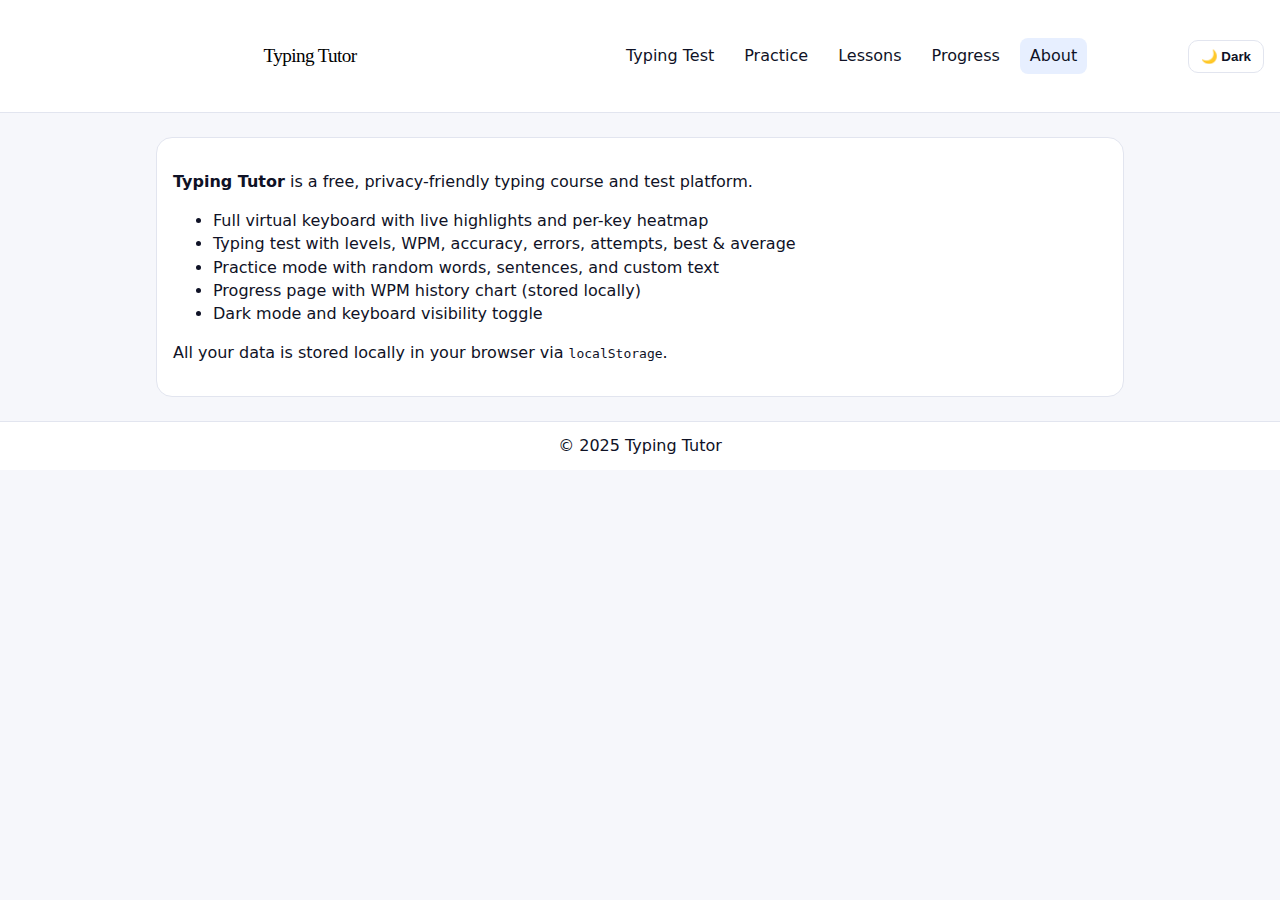
<file: about.html>
<!DOCTYPE html>
<html lang="en">
<head>
  <meta charset="UTF-8"/>
  <meta name="viewport" content="width=device-width, initial-scale=1.0"/>
  <title>Typing Tutor – About</title>
  <link rel="stylesheet" href="styles.css"/>
</head>
<body>
<header class="site-header">
  <h1>Typing Tutor</h1>
  <nav class="nav">
    <a href="index.html">Typing Test</a>
    <a href="practice.html">Practice</a>
    <a href="lessons.html">Lessons</a>
    <a href="progress.html">Progress</a>
    <a class="active" href="about.html">About</a>
  </nav>
  <div class="toggles">
    <button id="themeToggle" class="secondary">🌙 Dark</button>
  </div>
</header>

<main class="container">
  <section class="panel">
    <p><strong>Typing Tutor</strong> is a free, privacy-friendly typing course and test platform.</p>
    <ul class="bullets">
      <li>Full virtual keyboard with live highlights and per-key heatmap</li>
      <li>Typing test with levels, WPM, accuracy, errors, attempts, best & average</li>
      <li>Practice mode with random words, sentences, and custom text</li>
      <li>Progress page with WPM history chart (stored locally)</li>
      <li>Dark mode and keyboard visibility toggle</li>
    </ul>
    <p>All your data is stored locally in your browser via <code>localStorage</code>.</p>
  </section>
</main>

<footer class="site-footer">© 2025 Typing Tutor</footer>

<script src="util.js"></script>
<script>initThemeToggle('themeToggle');</script>
</body>
</html>
</file>
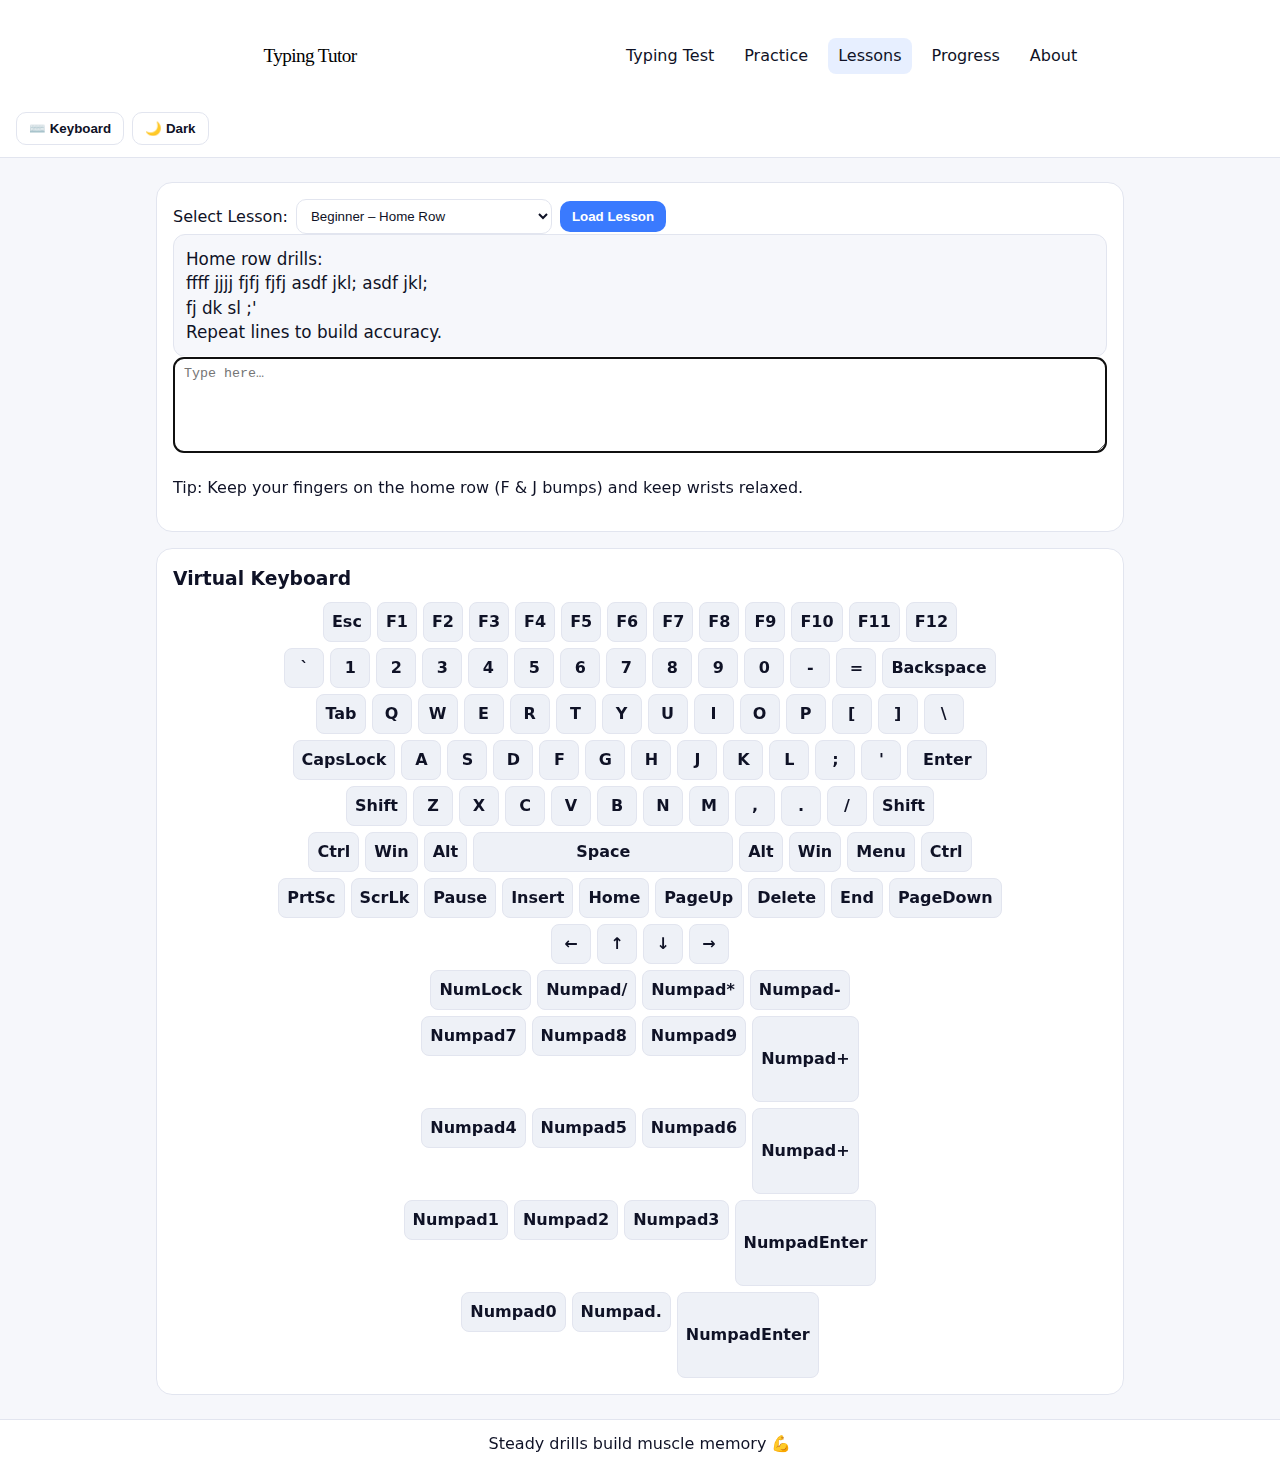
<file: lessons.html>
<!DOCTYPE html>
<html lang="en">
<head>
  <meta charset="UTF-8"/>
  <meta name="viewport" content="width=device-width, initial-scale=1.0"/>
  <title>Typing Tutor – Lessons</title>
  <link rel="stylesheet" href="styles.css"/>
</head>
<body>
<header class="site-header">
  <h1>Typing Tutor</h1>
  <nav class="nav">
    <a href="index.html">Typing Test</a>
    <a href="practice.html">Practice</a>
    <a class="active" href="lessons.html">Lessons</a>
    <a href="progress.html">Progress</a>
    <a href="about.html">About</a>
  </nav>
  <div class="toggles">
    <button id="keyboardToggle" class="secondary">⌨️ Keyboard</button>
    <button id="themeToggle" class="secondary">🌙 Dark</button>
  </div>
</header>

<main class="container">
  <section class="panel">
    <div class="controls">
      <label for="lessonSel">Select Lesson:</label>
      <select id="lessonSel">
        <option value="beginner">Beginner – Home Row</option>
        <option value="intermediate">Intermediate – Words & Punctuation</option>
        <option value="advanced">Advanced – Sentences & Symbols</option>
      </select>
      <button id="loadLesson">Load Lesson</button>
    </div>
    <div id="textDisplay" class="text-display"></div>
    <textarea id="textInput" class="text-input" rows="4" placeholder="Type here…" spellcheck="false"></textarea>
    <p class="hint">Tip: Keep your fingers on the home row (F & J bumps) and keep wrists relaxed.</p>
  </section>

  <section id="keyboardSection" class="panel">
    <h3 class="panel-title">Virtual Keyboard</h3>
    <div id="keyboard" class="keyboard"></div>
  </section>
</main>

<footer class="site-footer">Steady drills build muscle memory 💪</footer>

<script src="util.js"></script>
<script src="keyboard.js"></script>
<script>
  initThemeToggle('themeToggle');
  initKeyboardToggle('keyboardToggle','keyboardSection');

  const kb = Keyboard.render('keyboard');
  document.addEventListener('keydown', (e)=>Keyboard.highlightDown(kb, e));
  document.addEventListener('keyup',   (e)=>Keyboard.highlightUp(kb, e));

  const textDisplay = document.getElementById('textDisplay');
  const textInput   = document.getElementById('textInput');
  const lessonSel   = document.getElementById('lessonSel');

  function loadLesson() {
    textDisplay.textContent = TextBank.getLesson(lessonSel.value);
    textInput.value = '';
    textInput.focus();
  }

  document.getElementById('loadLesson').addEventListener('click', loadLesson);
  loadLesson();
</script>
</body>
</html>
</file>
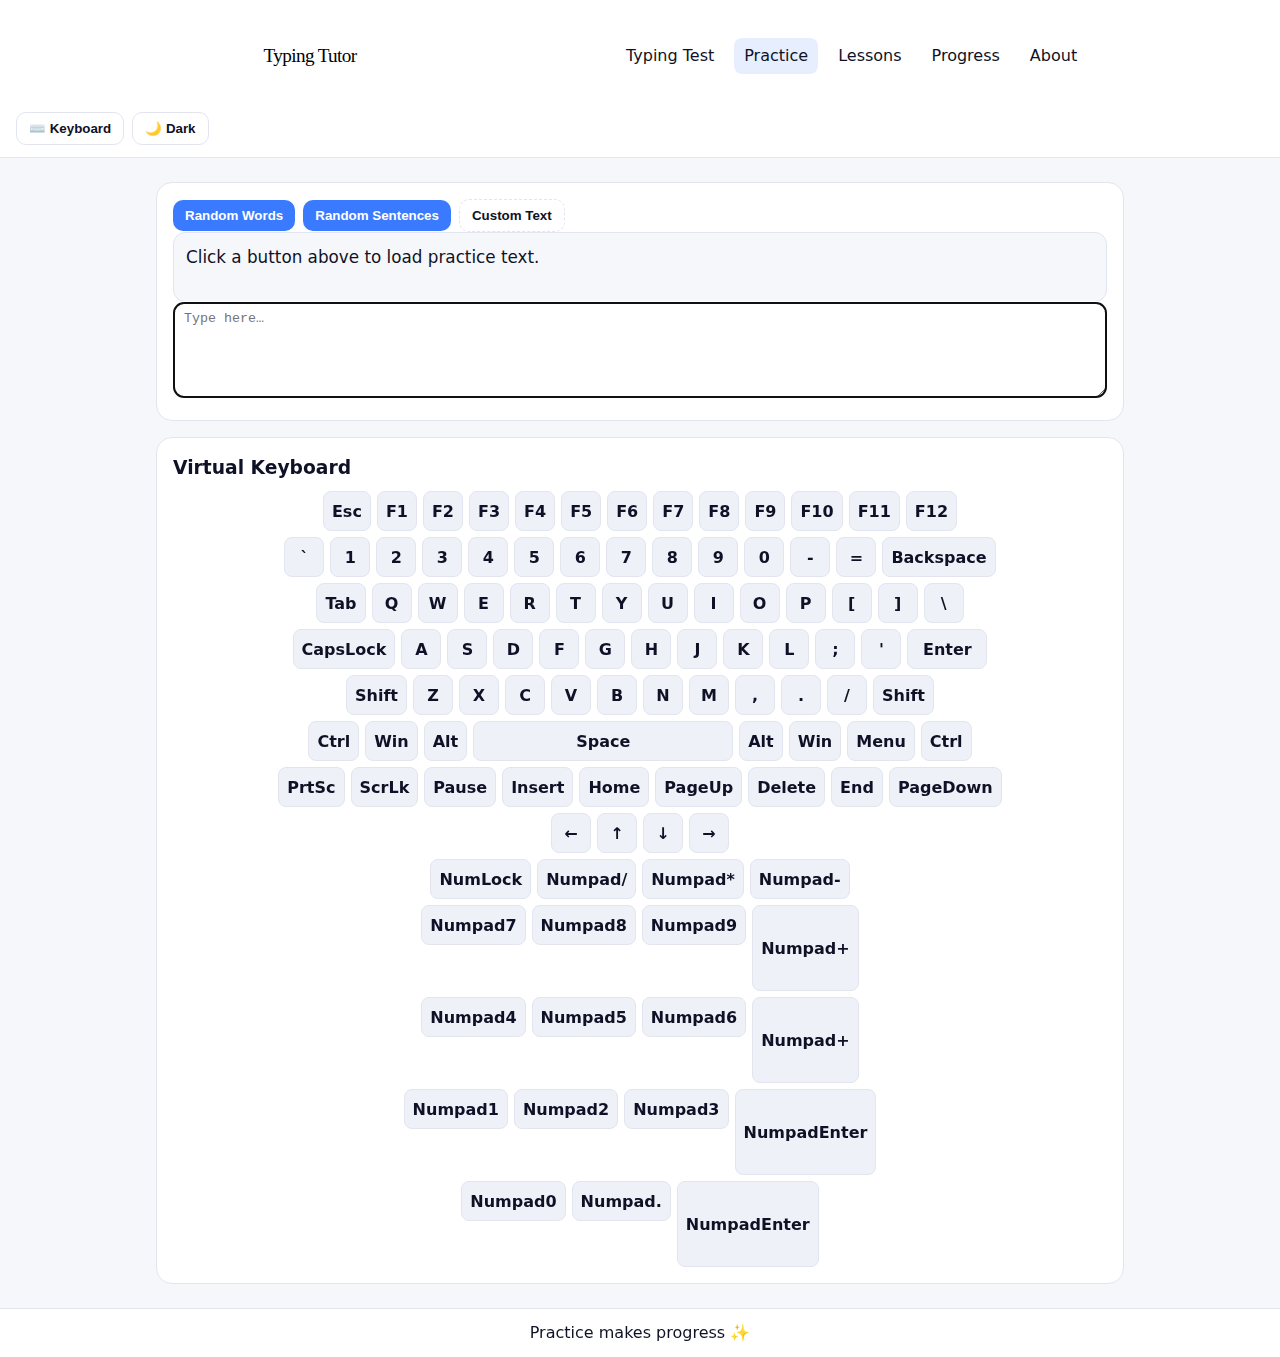
<file: practice.html>
<!DOCTYPE html>
<html lang="en">
<head>
  <meta charset="UTF-8"/>
  <meta name="viewport" content="width=device-width, initial-scale=1.0"/>
  <title>Typing Tutor – Practice</title>
  <link rel="stylesheet" href="styles.css"/>
</head>
<body>
<header class="site-header">
  <h1>Typing Tutor</h1>
  <nav class="nav">
    <a href="index.html">Typing Test</a>
    <a class="active" href="practice.html">Practice</a>
    <a href="lessons.html">Lessons</a>
    <a href="progress.html">Progress</a>
    <a href="about.html">About</a>
  </nav>
  <div class="toggles">
    <button id="keyboardToggle" class="secondary">⌨️ Keyboard</button>
    <button id="themeToggle" class="secondary">🌙 Dark</button>
  </div>
</header>

<main class="container">
  <section class="panel">
    <div class="controls">
      <button id="btnWords">Random Words</button>
      <button id="btnSentences">Random Sentences</button>
      <button id="btnCustom" class="ghost">Custom Text</button>
    </div>

    <div id="textDisplay" class="text-display"></div>
    <textarea id="textInput" class="text-input" rows="4" placeholder="Type here…" spellcheck="false"></textarea>
  </section>

  <section id="keyboardSection" class="panel">
    <h3 class="panel-title">Virtual Keyboard</h3>
    <div id="keyboard" class="keyboard"></div>
  </section>
</main>

<footer class="site-footer">Practice makes progress ✨</footer>

<script src="util.js"></script>
<script src="keyboard.js"></script>
<script>
  initThemeToggle('themeToggle');
  initKeyboardToggle('keyboardToggle','keyboardSection');

  const kb = Keyboard.render('keyboard');
  document.addEventListener('keydown', (e)=>Keyboard.highlightDown(kb, e));
  document.addEventListener('keyup',   (e)=>Keyboard.highlightUp(kb, e));

  const textDisplay = document.getElementById('textDisplay');
  const textInput   = document.getElementById('textInput');

  function setText(t){ textDisplay.textContent = t; textInput.value=''; textInput.focus(); }

  document.getElementById('btnWords').addEventListener('click', ()=> setText(TextBank.randomWords(25)));
  document.getElementById('btnSentences').addEventListener('click', ()=> setText(TextBank.randomSentence()));
  document.getElementById('btnCustom').addEventListener('click', ()=>{
    const t = prompt('Enter custom text:') ?? '';
    setText(t);
  });

  setText('Click a button above to load practice text.');
</script>
</body>
</html>
</file>
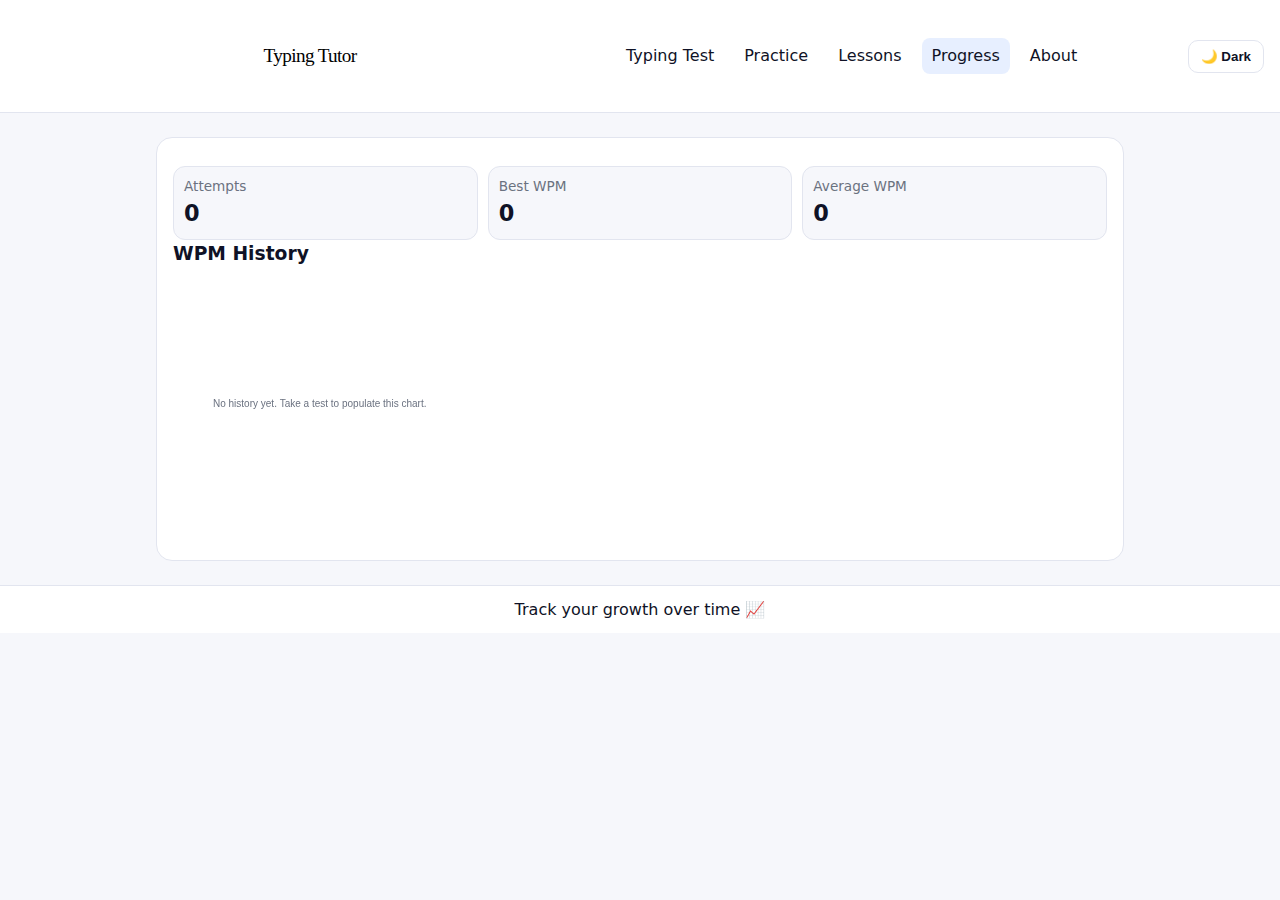
<file: progress.html>
<!DOCTYPE html>
<html lang="en">
<head>
  <meta charset="UTF-8"/>
  <meta name="viewport" content="width=device-width, initial-scale=1.0"/>
  <title>Typing Tutor – Progress</title>
  <link rel="stylesheet" href="styles.css"/>
</head>
<body>
<header class="site-header">
  <h1>Typing Tutor</h1>
  <nav class="nav">
    <a href="index.html">Typing Test</a>
    <a href="practice.html">Practice</a>
    <a href="lessons.html">Lessons</a>
    <a class="active" href="progress.html">Progress</a>
    <a href="about.html">About</a>
  </nav>
  <div class="toggles">
    <button id="themeToggle" class="secondary">🌙 Dark</button>
  </div>
</header>

<main class="container">
  <section class="panel">
    <div class="stats-grid">
      <div class="stat"><div class="label">Attempts</div><div id="sAttempts" class="value">0</div></div>
      <div class="stat"><div class="label">Best WPM</div><div id="sBest" class="value">0</div></div>
      <div class="stat"><div class="label">Average WPM</div><div id="sAvg" class="value">0</div></div>
    </div>
    <h3 class="panel-title">WPM History</h3>
    <canvas id="wpmChart" width="900" height="260"></canvas>
  </section>
</main>

<footer class="site-footer">Track your growth over time 📈</footer>

<script src="util.js"></script>
<script>
  initThemeToggle('themeToggle');

  const s = Storage.getSummary();
  document.getElementById('sAttempts').textContent = s.attempts;
  document.getElementById('sBest').textContent     = s.bestWPM;
  document.getElementById('sAvg').textContent      = s.avgWPM;

  const history = Storage.getHistoryWPM(); // array
  // Simple canvas line chart
  const canvas = document.getElementById('wpmChart');
  const ctx = canvas.getContext('2d');
  ctx.clearRect(0,0,canvas.width,canvas.height);
  if (history.length) {
    const pad = 30;
    const w = canvas.width - pad*2;
    const h = canvas.height - pad*2;
    const maxWPM = Math.max(...history, 50);
    // axes
    ctx.strokeStyle = getComputedStyle(document.body).getPropertyValue('--c-border') || '#ccc';
    ctx.beginPath();
    ctx.moveTo(pad, pad);
    ctx.lineTo(pad, pad+h);
    ctx.lineTo(pad+w, pad+h);
    ctx.stroke();

    // line
    ctx.beginPath();
    history.forEach((v,i)=>{
      const x = pad + (w * (i/(Math.max(1,history.length-1))));
      const y = pad + h - (h * (v / maxWPM));
      i===0 ? ctx.moveTo(x,y) : ctx.lineTo(x,y);
    });
    ctx.lineWidth = 2;
    ctx.strokeStyle = '#3a7afe';
    ctx.stroke();

    // points
    history.forEach((v,i)=>{
      const x = pad + (w * (i/(Math.max(1,history.length-1))));
      const y = pad + h - (h * (v / maxWPM));
      ctx.beginPath();
      ctx.arc(x,y,3,0,Math.PI*2);
      ctx.fillStyle = '#34a853';
      ctx.fill();
    });
  } else {
    ctx.fillStyle = getComputedStyle(document.body).getPropertyValue('--c-muted') || '#666';
    ctx.fillText('No history yet. Take a test to populate this chart.', 40, 130);
  }
</script>
</body>
</html>
</file>
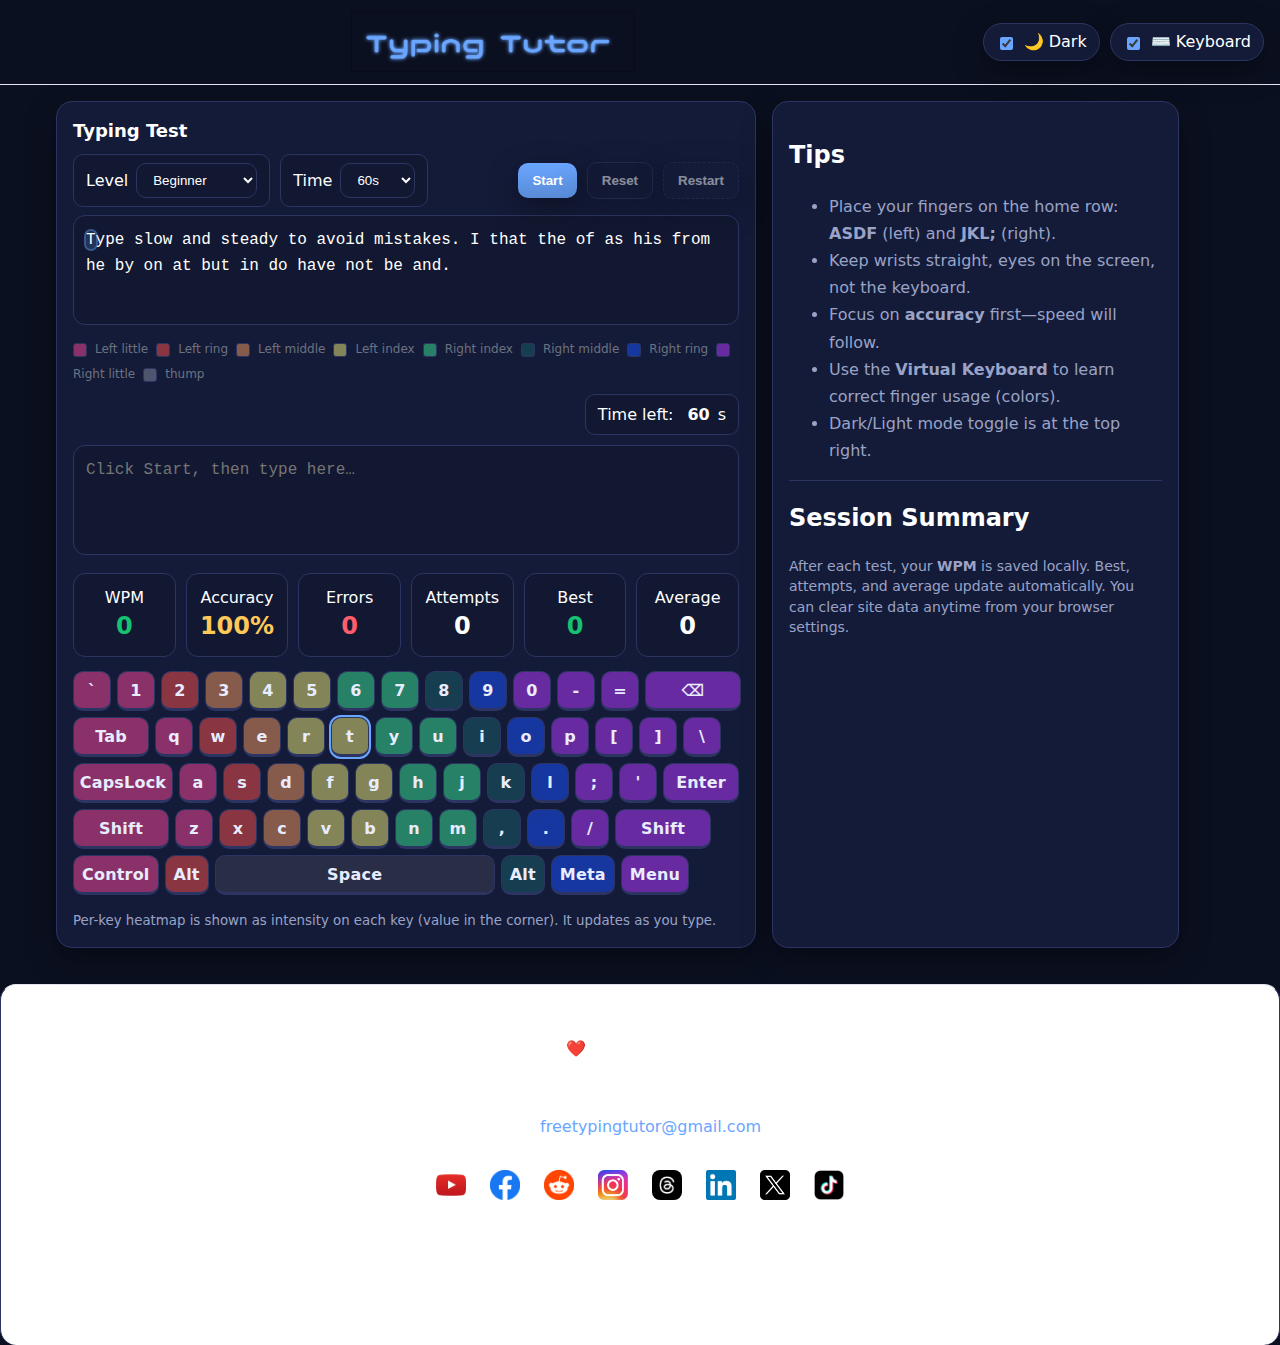
<file: typingtest.html>
<!DOCTYPE html>
<html lang="en">
<head>
  <meta charset="UTF-8" />
  <meta name="viewport" content="width=device-width, initial-scale=1.0"/>
  <title>Typing Tutor – Typing Test</title>
  <link rel="shortcut icon" href="shortcuticon.png" type="image/x-icon">
  <link rel="stylesheet" href="https://cdnjs.cloudflare.com/ajax/libs/font-awesome/6.5.2/css/all.min.css">
  <link rel="stylesheet" href="styles.css"/>
  <style>
      :root {
    --bg: #0b1020;
    --bg-soft: #121831;
    --card: #141b38;
    --text: #ffffff;
    --muted: #9aa3c7;
    --brand: #6aa6ff;
    --good: #16c172;
    --bad: #ff5d6c;
    --warn: #ffc857;
    --key: #1c244a;
    --key-border: #2c3561;
    --key-text: #e8ecff;
    --shadow: 0 10px 30px rgba(0,0,0,.35);
  }
  [data-theme="light"]{
    --bg: #f6f7fb;
    --bg-soft: #eef0f6;
    --card: #ffffff;
    --text: #000000;
    --muted: #5b6383;
    --brand: #2f68ff;
    --good: #119b5f;
    --bad: #d83e4b;
    --warn: #c28a08;
    --key: #f1f3fb;
    --key-border: #d8def0;
    --key-text: #151a2d;
    --shadow: 0 10px 30px rgba(0,0,0,.08);
  }

  * { box-sizing: border-box; }
  html, body { margin:0; padding:0; background:var(--bg); color:var(--text); font-family: ui-sans-serif, system-ui, -apple-system, Segoe UI, Roboto, "Helvetica Neue", Arial; }
  a { color: var(--brand); text-decoration: none; }
  a:hover { text-decoration: underline; }

  .wrap { max-width: 1200px; margin: 0 auto; padding: 16px; }

  /* Header */
  header {
    display:flex; align-items:center; justify-content:space-between; gap:16px;
    position: sticky; top:0; z-index: 50; background:linear-gradient(180deg, var(--bg) 80%, transparent);
    padding-block: 8px 6px;
  }
  .logo {
    display:flex; align-items:center; gap:12px;
  }
  .logo img {
    height:48px; width:auto; display:block; border-radius:10px; box-shadow: var(--shadow);
    background: var(--bg-soft); object-fit: contain; padding: 6px;
  }
  .controls { display:flex; gap:10px; align-items:center; flex-wrap: wrap; }
  .file-input {
    font-size: 12px; color: var(--muted);
  }
  .toggle {
    display:inline-flex; align-items:center; gap:8px; cursor:pointer; user-select:none;
    background: var(--card); border:1px solid var(--key-border); border-radius: 999px; padding:6px 12px;
    box-shadow: var(--shadow);
  }
  .toggle input { accent-color: var(--brand); transform: translateY(1px); }

  /* Main grid */
  .grid {
    align-self: center;
    max-width: 1200px;
    margin: 0 auto;
    padding: 16px;
    display:grid; gap:16px; grid-template-columns: 1.1fr .9fr;
  }
  @media (max-width: 980px) {
    .grid { grid-template-columns: 1fr; }
  }

  /* Cards */
  .card {
    background: var(--card); border:1px solid var(--key-border); border-radius: 16px; padding: 16px;
    box-shadow: var(--shadow);max-width: 700px;margin: auto;
  }
  .card1 {
    background: var(--card); border:1px solid var(--key-border); border-radius: 16px; padding: 16px;
    box-shadow: var(--shadow);max-width: 700px;margin: auto;height: 100%;
  }
  .card h2 { margin:0 0 10px; font-size: 18px; }
  .row { display:flex; gap:10px; flex-wrap:wrap; align-items:center; }
  .row .spacer { flex:1; }

  /* Buttons & selects */
  .btn {
    background: linear-gradient(180deg, var(--brand), color-mix(in oklab, var(--brand) 88%, black 12%));
    color: white; border:none; border-radius: 10px; padding: 10px 14px; cursor:pointer;
    box-shadow: var(--shadow); font-weight: 600;
  }
  .btn.secondary {
    background: var(--bg-soft); color: var(--text); border:1px solid var(--key-border);
  }
  .btn.ghost {
    background: transparent; color: var(--text); border:1px dashed var(--key-border);
  }
  .btn:disabled { opacity: .5; cursor: not-allowed; }

  select, .pill {
    background: var(--bg-soft); color: var(--text); border:1px solid var(--key-border);
    border-radius: 10px; padding: 8px 12px;
  }
  .pill { display:inline-flex; align-items:center; gap:8px; }

  /* Prompt & typing area */
  .prompt {
    width: 100%;
  height: 110px;
  resize: none;
  font: 16px/1.5 ui-monospace, "SF Mono", Menlo, Consolas, monospace;
  background: var(--bg-soft);
  color: var(--text);
  border: 1px solid var(--key-border);
  border-radius: 12px;
  padding: 12px;
  white-space: pre-wrap;
  overflow-y: auto;
  word-wrap: break-word;
  overflow-y: auto;
  max-height: 140px; /* Adjustable height */
  line-height: 1.6;
  scroll-behavior: smooth;
  }
  .typed { color: var(--muted); text-decoration: none; }
  .current { background: color-mix(in oklab, var(--brand) 20%, transparent 80%); outline: 2px solid color-mix(in oklab, var(--brand) 45%, transparent 55%); border-radius: 6px; }
  .wrong { background: color-mix(in oklab, var(--bad) 25%, transparent 75%); text-decoration: underline wavy var(--bad); border-radius: 6px; }

  textarea.input {
     width: 100%;
  height: 110px;
  resize: none;
  font: 16px/1.5 ui-monospace, "SF Mono", Menlo, Consolas, monospace;
  background: var(--bg-soft);
  color: var(--text);
  border: 1px solid var(--key-border);
  border-radius: 12px;
  padding: 12px;
  white-space: pre-wrap;
  overflow-y: auto;
  word-wrap: break-word;
    background: var(--bg-soft); color: var(--text); border: 1px solid var(--key-border); border-radius: 12px; padding: 12px;
  }

  /* Stats */
  .stats { display:grid; grid-template-columns: repeat(6, 1fr); gap:10px; }
  @media (max-width: 680px) { .stats { grid-template-columns: repeat(3, 1fr); } }
  .stat {
    background: var(--bg-soft); border:1px solid var(--key-border); border-radius: 12px; padding: 12px; text-align:center;
  }
  .stat .val { font-size: 24px; font-weight: 800; }
  .good { color: var(--good); }
  .bad { color: var(--bad); }
  .warn { color: var(--warn); }

  /* Virtual keyboard */
  .vk-wrap { display:flex; flex-direction:column; gap:10px; }
  .vk { user-select:none; }
  .krow { display:flex; gap:6px; margin-bottom:6px; }
  .key {
    background: var(--key);
    border:1px solid var(--key-border);
    border-bottom-width: 3px;
    color: var(--key-text);
    border-radius: 10px; padding: 10px 8px; min-width: 38px; text-align:center;
    font-weight: 700; letter-spacing: .2px; position: relative;
    transition: transform .06s ease, filter .2s ease;
  }
  .key.small { min-width: 30px; padding: 8px 6px; font-weight: 600; }
  .key.wide { min-width: 76px; }
  .key.xwide { min-width: 96px; }
  .key.space { min-width: 280px;background: 
 color-mix(in oklab, rgb(54, 52, 63) 50%, var(--key)); }
  .key.active { transform: translateY(2px); border-bottom-width: 1px; }
  .key.expected { outline: 2px solid var(--brand); z-index: 1; }
  .key::after {
    content: attr(data-hit);
    position: absolute; right: 6px; bottom: 2px; font-size: 10px; color: var(--muted);
  }
  .altleft , .altright {
    min-width: 100px;background: 
 color-mix(in oklab, rgb(54, 52, 63) 50%, var(--key));
  }

  /* Finger color legend (background tints) */
  .pink { background: color-mix(in oklab, rgb(255, 0, 136) 50%, var(--key)); }
  .red { background: color-mix(in oklab, rgb(255, 0, 0) 50%, var(--key)); }
  .orange { background: color-mix(in oklab, rgb(255, 140, 0) 50%, var(--key)); }
  .yellow { background: color-mix(in oklab, rgb(255, 238, 0) 50%, var(--key)); }
  .green { background: color-mix(in oklab, rgb(26, 231, 115) 50%, var(--key)); }
  .cyan { background: color-mix(in oklab, rgb(3, 85, 85) 50%, var(--key)); }
  .blue { background: color-mix(in oklab, rgb(0, 64, 255) 50%, var(--key)); }
  .purple { background: color-mix(in oklab, rgb(183, 0, 255) 50%, var(--key)); }
  .grey { background: color-mix(in oklab, rgb(136, 137, 147) 50%, var(--key)); }

  /* Footer */
  footer {
    margin-top: 20px; padding: 18px; background: var(--card); border:1px solid var(--key-border); border-radius: 16px;
    display:flex; flex-wrap: wrap; align-items:center; gap:12px; justify-content: space-between;
  }
  .socials { display:flex; gap:10px; flex-wrap:wrap; }
  .socials a { background: var(--bg-soft); border:1px solid var(--key-border); padding:8px 10px; border-radius: 999px; font-weight: 600; }

  .legend { display:flex; gap:8px; flex-wrap: wrap; align-items:center; }
  .legend .dot { width:14px; height:14px; border-radius: 3px; display:inline-block; border:1px solid var(--key-border); }
  

  header {
  display: flex;
  align-items: center;
  justify-content: space-between;
  gap: 16px;
  position: sticky;
  top: 0;
  z-index: 50;
  background: var(--bg); /* Changed from gradient */
  padding-block: 8px 6px;
}
.site-header{
  background: var(--bg);
  border-bottom: 1px solid var(--c-border);
  padding: 12px 16px;
  display:flex; align-items:center; gap:12px; flex-wrap:wrap;
}
.site-footer{
  border-bottom: 1px solid var(--c-border);
  padding: 12px 16px;
  display:flex; align-items:center; gap:12px; flex-wrap:wrap;
}
h1 {
    display: flex
;
    width: 588px;
    height: 88px;
    flex-direction: column;
    justify-content: center;
    flex-shrink: 0;
    margin-bottom: 10px;
    color: #000;
    text-align: center;
    font-feature-settings: 'liga' off, 'clig' off;
    font-family: "Nico Moji";
    font-size: 40px;
    font-style: normal;
    font-weight: 400;
    line-height: 100%;
    letter-spacing: -0.64px;
}
.site-footer{ border-bottom:none; justify-content:center; text-align: center;}

.site-header h1{margin:0}
.nav{display:flex; gap:10px; flex:1 1 auto}
.nav a{color:var(--fg); text-decoration:none; padding:6px 10px; border-radius:8px}
.nav a.active, .nav a:hover{background:rgba(58,122,254,0.12)}

body.dark {
    --bg: #0f1226;
    --fg: #e6e9f8;
    --panel: #171a31;
    --c-border: #232746;
    --c-muted: #98a2b3;
    --key-bg: #1f2342;
    --key-fg: #e6e9f8;
    --accent: #7aa2ff;
}
:root {
  --h1-color: var(--text);
}

[data-theme="light"] {
  --h1-color: var(--text);
}
[data-theme="dark"] {
  --h1-color: var(--brand);
}

.site-header h1 {
  margin: 0;;
  color: var(--h1-color);
  transition: color 0.3s, text-shadow 0.3s;
}
.nav a {
  color: var(--text);
  text-decoration: none;
  padding: 6px 10px;
  border-radius: 8px;
}
.nav a.active,
.nav a:hover {
  background: color-mix(in oklab, var(--brand) 20%, transparent 80%);
}
.key:hover { filter: brightness(1.15); }
 
.prompt {
  flex-direction: column;
  align-items: stretch;
  width: 100%; /* matches parent width */
  max-width: 810px; /* set your desired width */
  

}
.social-links {
    display: flex;
    gap: 1.5rem;
    margin-bottom: 2rem;
    flex-wrap: wrap;
    justify-content: center;
}
.red-youtube {
            color: red;
            font-size: 36px;
        }
.blue-linkedin {
            color: rgb(0, 119,181);
            font-size: 36px;
        }
.red-reddit {
            color: rgb(255, 69, 0);
            font-size: 36px;
        }
.red-treads {
            color: rgb(16, 24, 32);
            font-size: 36px;
        }
.red-facebook {
            color: rgb(24, 119, 242);
            font-size: 36px;
        }
.red-twitter {
            color: rgb(29, 155, 240);
            font-size: 36px;
            width:30px;
        }
.red-tiktok {
            color: rgb(0, 0, 0);
            font-size: 36px;
        }

header img#logoImg {
  height: 60px;   /* adjust as needed */
  width: auto;
  transition: filter 0.3s ease-in-out;
}
.logo-container {
  flex: 1;                     /* take full width */
  display: flex;
  justify-content: center;      /* center horizontally */
  align-items: center;          /* center vertically */
}


  </style>
</head>
<body>
  <header class="site-header">
  <!-- Instead of <h1> -->
    <!--
  
  
  <button id="themeToggle">🌙</button>

  
    <h1>Typing Tutor</h1> -->
    <div class="logo-container">
    <img id="logoImg" src="instagramlogo.png" alt="Typing Tutor Logo" />
    </div>
    <div class="controls">
        <label class="toggle" title="Dark / Light">
          <input id="themeToggle" type="checkbox" checked />
          <span>🌙 Dark</span>
        </label>
        <label class="toggle" title="Show/Hide Virtual Keyboard">
          <input id="kbdToggle" type="checkbox" checked />
          <span>⌨️ Keyboard</span>
        </label>
    </div>
       
    
  </header>
   <main class="grid">
      <!-- LEFT: Test -->
      <section class="card">
        <h2>Typing Test</h2>

        <div class="row" style="margin-bottom:8px;">
          <label class="pill">Level
            <select id="level">
              <option value="beginner">Beginner</option>
              <option value="intermediate">Intermediate</option>
              <option value="advanced">Advanced</option>
            </select>
          </label>

          <label class="pill">Time
            <select id="timeSelect">
              <option value="30">30s</option>
              <option value="60" selected>60s</option>
              <option value="120">120s</option>
            </select>
          </label>

          <div class="spacer"></div>

          <button id="startBtn" class="btn">Start</button>
          <button id="resetBtn" class="btn secondary" disabled>Reset</button>
          <button id="restartBtn" class="btn ghost" disabled>Restart</button>
        </div>

        <div id="prompt" class="prompt" aria-live="polite"></div>

        <div class="row" style="margin:10px 0;">
          <div class="legend" title="Finger color guide">
            <span class="dot pink"></span><small>Left little</small>
            <span class="dot red"></span><small>Left ring</small>
            <span class="dot orange"></span><small>Left middle</small>
            <span class="dot yellow"></span><small>Left index</small>
            <span class="dot green"></span><small>Right index</small>
            <span class="dot cyan"></span><small>Right middle</small>
            <span class="dot blue"></span><small>Right ring</small>
            <span class="dot purple"></span><small>Right little</small>
            <span class="dot grey"></span><small>thump</small>
          </div>
          <div class="spacer"></div>
          <div class="pill">Time left: <strong id="timeLeft" style="margin-left:6px;">60</strong>s</div>
        </div>

        <textarea id="typingArea" class="input" placeholder="Click Start, then type here…" disabled placeholder="Start typing here…" 
          onpaste="return false" 
          ondrop="return false" 
          oncopy="return false" 
          oncut="return false" 
          oncontextmenu="return false"></textarea>

        <div class="stats" style="margin-top: 12px;">
          <div class="stat"><div class="lbl">WPM</div><div id="statWpm" class="val good">0</div></div>
          <div class="stat"><div class="lbl">Accuracy</div><div id="statAcc" class="val warn">100%</div></div>
          <div class="stat"><div class="lbl">Errors</div><div id="statErr" class="val bad">0</div></div>
          <div class="stat"><div class="lbl">Attempts</div><div id="statAttempts" class="val">0</div></div>
          <div class="stat"><div class="lbl">Best</div><div id="statBest" class="val good">0</div></div>
          <div class="stat"><div class="lbl">Average</div><div id="statAvg" class="val">0</div></div>
        </div>

        <div class="vk-wrap" style="margin-top:14px;">
          <div id="virtualKeyboard" class="vk"></div>
          <small style="color:var(--muted);">Per-key heatmap is shown as intensity on each key (value in the corner). It updates as you type.</small>
        </div>
      </section>

      <!-- RIGHT: Tips / Help -->
      <aside class="card1">
        <h2>Tips</h2>
        <ul style="line-height:1.7; margin-top:10px; color: var(--muted);">
          <li>Place your fingers on the home row: <b>ASDF</b> (left) and <b>JKL;</b> (right).</li>
          <li>Keep wrists straight, eyes on the screen, not the keyboard.</li>
          <li>Focus on <b>accuracy</b> first—speed will follow.</li>
          <li>Use the <b>Virtual Keyboard</b> to learn correct finger usage (colors).</li>
          <li>Dark/Light mode toggle is at the top right.</li>
        </ul>
        <hr style="border:none;border-top:1px solid var(--key-border); margin:14px 0;">
        <h2>Session Summary</h2>
        <div style="color:var(--muted); font-size:14px;">
          After each test, your <b>WPM</b> is saved locally. Best, attempts, and average update automatically.
          You can clear site data anytime from your browser settings.
        </div>
      </aside>
    </main>
  

  <footer class="site-footer">
    <div class="container footer-content">
            <div class="contact-info">
                <p>Made with ❤️ for fast & accurate typing.</p>
                <p>Have questions or need help? Reach out to our support team</p>
                <p><i class="fas fa-envelope"></i> <a href="mailto:freetypingtutor@gmail.com">freetypingtutor@gmail.com</a></p>
            </div>
            
            <div class="social-links">
                <a href="#" target="_blank"><img src="youtubelogo.png" alt="youtube Logo" style="width:30px;"></a>
                <a href="#" target="_blank"><img src="Facebooklogo.png" alt="facebook Logo" style="width:30px;"></a>
                <a href="#" target="_blank"><img src="redditlogo.png" alt="redditlogo Logo" style="width:30px;"></a>
                <a href="#" target="_blank"><img src="instagramlogo.png" alt="Instagram Logo" style="width:30px;"></a>
                <a href="#" target="_blank"><img src="threadslogo.png" alt="threads Logo" style="width:30px;height: 30px;border-radius: 8px;"></a>
                <a href="#" target="_blank"><img src="linkedinlogo.png" alt="linkedin Logo" style="width:30px;"></a>
                <a href="#" target="_blank"><img src="twitter-xlogo.png" alt="twitter-x Logo" style="width:30px;"></a>
                <a href="#" target="_blank"><img src="tiktoklogo.png" alt="tiktok Logo" style="width:30px;"></a>
            </div>
            
            <div class="copyright">
                <p>&copy; 2025 Typingtutor. All rights reserved.</p>
            </div>
        </div>
  </footer>

  <script src="util.js"></script>
  <script src="keyboard.js"></script>
  <script>
   
"use strict";

/* ---------- Utilities ---------- */
const $ = (sel, root=document) => root.querySelector(sel);
const $$ = (sel, root=document) => Array.from(root.querySelectorAll(sel));
const LSK = {
  attempts: 'tt.attempts',
  best: 'tt.best',
  history: 'tt.history',
  heatmap: 'tt.heatmap',
  theme: 'tt.theme',
  logo: 'tt.logo'
};

/* ---------- Logo upload ---------- */
(function logoLoader(){
  const file = $('#logoFile');
  const img = $('#logoImg');
  const saved = localStorage.getItem(LSK.logo);
  if(saved){ img.src = saved; }
  file?.addEventListener('change', async (e)=>{
    const f = e.target.files?.[0]; if(!f) return;
    const reader = new FileReader();
    reader.onload = (ev) => {
      img.src = ev.target.result;
      localStorage.setItem(LSK.logo, ev.target.result);
    };
    reader.readAsDataURL(f);
  });
})();

/* ---------- Theme toggle ---------- */
/*
(function themeInit(){
  const toggle = $('#themeToggle');
  const saved = localStorage.getItem(LSK.theme) || 'dark';
  document.body.setAttribute('data-theme', saved);
  toggle.checked = saved === 'dark';
  toggle.addEventListener('change', ()=>{
    const mode = toggle.checked ? 'dark' : 'light';
    document.body.setAttribute('data-theme', mode);
    localStorage.setItem(LSK.theme, mode);
  });
})();*/
(function themeInit(){
  const toggle = $('#themeToggle');
  const logoImg = $('#logoImg');

  function updateLogo(mode){
    if(mode === 'dark'){
      logoImg.src = "typingtutordark.png";   // your dark version
    } else {
      logoImg.src = "typingtutorlight.png";  // your light version
    }
  }

  // Load saved theme
  const saved = localStorage.getItem(LSK.theme) || 'dark';
  document.body.setAttribute('data-theme', saved);
  toggle.checked = saved === 'dark';
  updateLogo(saved);

  // Listen for changes
  toggle.addEventListener('change', ()=>{
    const mode = toggle.checked ? 'dark' : 'light';
    document.body.setAttribute('data-theme', mode);
    localStorage.setItem(LSK.theme, mode);
    updateLogo(mode);
  });
})();


/* ---------- Sample content pools ---------- */
const WORDS = {
  beginner: "the be to of and a in that have I it for not on with he as you do at this but his by from".split(' '),
  intermediate: "keyboard lesson accuracy practice rhythm typing student speed improve correct balance focus posture".split(' '),
  advanced: "synchronous algorithmic polymorphism encapsulation optimization virtualization concurrency ergonomic proprioception".split(' ')
};
const SENTENCES = {
  beginner: [
    "Keep your fingers on the home row keys.",
    "Type slow and steady to avoid mistakes.",
    "Use the correct finger for each key.",
    "Look at the screen not the keyboard.",
    "Practice a little every single day.",
    "Relax your shoulders and breathe."
  ],
  intermediate: [
    "Accuracy builds confidence, then speed follows naturally.",
    "Rhythm and posture matter for long typing sessions.",
    "Short bursts of focused practice beat long distracted ones.",
    "Use all ten fingers to reduce strain and increase speed.",
    "Consistent technique makes progress sustainable.",
    "Learn common word patterns to type faster."
  ],
  advanced: [
    "Muscle memory emerges from deliberate, attentive repetition.",
    "Maintain minimal finger travel to optimize efficiency.",
    "Ergonomic alignment reduces fatigue and errors over time.",
    "Cognitive load drops when movement patterns are automated.",
    "Chunk words and phrases to accelerate overall throughput.",
    "Anticipate punctuation and capitalization smoothly."
  ]
};

function genText(level){
  // mix of a sentence plus random words for variety
  const sent = SENTENCES[level][Math.floor(Math.random()*SENTENCES[level].length)];
  const w = [...WORDS[level]];
  w.sort(()=>Math.random()-0.5);
  return `${sent} ${w.slice(0, 18).join(' ')}.`;
}

/* ---------- Virtual keyboard ---------- */
const layout = [
  ['`','1','2','3','4','5','6','7','8','9','0','-','=','Backspace'],
  ['Tab','q','w','e','r','t','y','u','i','o','p','[',']','\\'],
  ['CapsLock','a','s','d','f','g','h','j','k','l',';',"'",'Enter'],
  ['ShiftLeft','z','x','c','v','b','n','m',',','.','/','ShiftRight'],
  ['Control','AltLeft','Space','AltRight','Meta','ContextMenu']
];
const fingerClasses = {
  '`':'pink','1':'pink','2':'red','3':'orange','4':'yellow','5':'yellow','6':'green','7':'green','8':'cyan','9':'blue','0':'purple','-':'purple','=':'purple','Backspace':'purple',
  'Tab':'pink','q':'pink','w':'red','e':'orange','r':'yellow','t':'yellow','y':'green','u':'green','i':'cyan','o':'blue','p':'purple','[':'purple',']':'purple','\\':'purple',
  'CapsLock':'pink','a':'pink','s':'red','d':'orange','f':'yellow','g':'yellow','h':'green','j':'green','k':'cyan','l':'blue',';':'purple',"\'":'purple','Enter':'purple',
  'ShiftLeft':'pink','z':'pink','x':'red','c':'orange','v':'yellow','b':'yellow','n':'green','m':'green',',':'cyan','.':'blue','/':'purple','ShiftRight':'purple',
  'Control':'pink','AltLeft':'red','Space':'grey','AltRight':'cyan','Meta':'blue','ContextMenu':'purple'
};

function buildKeyboard(container){
  container.innerHTML = '';
  layout.forEach(row=>{
    const r = document.createElement('div'); r.className = 'krow';
    row.forEach(k=>{
      const d = document.createElement('div');
      const cls = (k==='Backspace'?'xwide':k==='CapsLock'||k==='Enter'||k==='Tab'?'wide':k==='ShiftLeft'||k==='ShiftRight'?'xwide':k==='Space'?'space':'');
      d.className = `key ${cls} ${fingerClasses[k]||''}`;
      d.dataset.key = k;
      d.textContent = (k.length>1)
        ? (k==='Backspace'?'⌫':k==='ShiftLeft'||k==='ShiftRight'?'Shift':k==='AltLeft'||k==='AltRight'?'Alt':k==='Meta'?'Meta':k==='ContextMenu'?'Menu':k)
        : k;
      r.appendChild(d);
    });
    container.appendChild(r);
  });
}

function loadHeatmap(){ return JSON.parse(localStorage.getItem(LSK.heatmap) || '{}'); }
function saveHeatmap(map){ localStorage.setItem(LSK.heatmap, JSON.stringify(map)); }
function bumpHeat(key){
  const map = loadHeatmap();
  map[key] = (map[key]||0) + 1;
  saveHeatmap(map);
  shadeKeys(map);
}
function shadeKeys(map){
  const max = Math.max(1, ...Object.values(map));
  $$('.key', $('#virtualKeyboard')).forEach(el=>{
    const v = map[el.dataset.key]||0;
    const t = v ? Math.min(0.8, v/max*0.8) : 0;
    el.style.filter = t ? `brightness(${1 - t*0.35}) saturate(${1 + t})` : 'none';
    el.setAttribute('data-hit', v ? String(v) : '');
  });
}
function setExpectedKey(ch){
  $$('.key', $('#virtualKeyboard')).forEach(el=>el.classList.remove('expected'));
  const t = ch===' ' ? 'Space' : (ch||'').toLowerCase();
  if(!t) return;
  const el = $(`.key[data-key="${CSS.escape(t)}"]`, $('#virtualKeyboard'));
  if(el) el.classList.add('expected');
}

/* ---------- Stats persistence ---------- */
function getAttempts(){ return Number(localStorage.getItem(LSK.attempts) || '0'); }
function setAttempts(n){ localStorage.setItem(LSK.attempts, String(n)); }
function getBest(){ return Number(localStorage.getItem(LSK.best) || '0'); }
function setBest(n){ localStorage.setItem(LSK.best, String(n)); }
function getHistory(){ return JSON.parse(localStorage.getItem(LSK.history) || '[]'); }
function pushHistory(rec){
  const hist = getHistory();
  hist.push(rec);
  localStorage.setItem(LSK.history, JSON.stringify(hist));
}

/* ---------- Test state ---------- */
const levelSel = $('#level');
const timeSel = $('#timeSelect');
const promptEl = $('#prompt');
const area = $('#typingArea');
// Block paste/insert via keyboard too
area.addEventListener("paste", (e) => {
  e.preventDefault();
  return false;
});
area.addEventListener("drop", (e) => {
  e.preventDefault();
  return false;
});

const startBtn = $('#startBtn');
const resetBtn = $('#resetBtn');
const restartBtn = $('#restartBtn');
const timeLeftEl = $('#timeLeft');
const kbdToggle = $('#kbdToggle');
const vk = $('#virtualKeyboard');

const wpmEl = $('#statWpm');
const accEl = $('#statAcc');
const errEl = $('#statErr');
const attemptsEl = $('#statAttempts');
const bestEl = $('#statBest');
const avgEl = $('#statAvg');

let targetText = '';
let timer = null;
let startedAt = 0;
let seconds = 60;
let typedChars = 0;
let correctChars = 0;
let errors = 0;
let ended = false;

function renderPrompt(){
  const typed = area.value;
  let out = '';
  for(let i=0;i<targetText.length;i++){
    const ch = targetText[i];
    if(i < typed.length){
      const ok = typed[i] === ch;
      out += `<span class="${ok ? 'typed' : 'wrong'}">${ch === ' ' ? '␣' : escapeHTML(ch)}</span>`;
    } else if(i === typed.length){
      out += `<span class="current">${ch === ' ' ? '␣' : escapeHTML(ch)}</span>`;
    } else {
      out += escapeHTML(ch);
    }
  }
  promptEl.innerHTML = out;
  setExpectedKey(targetText[typed.length] || '');
  const currentEl = promptEl.querySelector('.current');
if (currentEl) {
  const promptRect = promptEl.getBoundingClientRect();
  const currentRect = currentEl.getBoundingClientRect();
  const offset = currentRect.top - promptRect.top;
  
  // If the current line is beyond half the prompt box, scroll
  if (offset > promptEl.clientHeight * 0.5 || offset < 0) {
    currentEl.scrollIntoView({ behavior: 'smooth', block: 'center' });
  }
}

}
function escapeHTML(s){ return s.replace(/[&<>]/g, m => ({'&':'&amp;','<':'&lt;','>':'&gt;'}[m])); }

function computeStats(){
  const elapsedMin = Math.max(0.001, (Date.now() - startedAt) / 60000);
  const wpm = Math.round((correctChars/5) / elapsedMin);
  const acc = typedChars ? Math.round((correctChars/typedChars)*100) : 100;
  return { wpm, acc, errors };
}


function updateHeaderStatsFromStorage(){
  attemptsEl.textContent = String(getAttempts());
  bestEl.textContent = String(getBest());
  const hist = getHistory();
  const avg = hist.length ? Math.round(hist.reduce((a,b)=> a + (b.wpm||0), 0) / hist.length) : 0;
  avgEl.textContent = String(avg);
}

function startTest(){
  // init
  seconds = Number(timeSel.value||60);
  timeLeftEl.textContent = String(seconds);
  targetText = genText(levelSel.value);
  area.value = '';
  typedChars = 0; correctChars = 0; errors = 0; ended = false;
  restartBtn.disabled = false;


  renderPrompt();
  area.disabled = false; area.focus();
  startBtn.disabled = true; resetBtn.disabled = false;
  startedAt = Date.now();
  updateStatsUI();

  clearInterval(timer);
  timer = setInterval(()=>{
    seconds -= 1;
    timeLeftEl.textContent = String(seconds);
    updateStatsUI();
    if(seconds <= 0){ endTest(); }
  }, 1000);
}
function endTest(){
  if(ended) return;
  ended = true;
  clearInterval(timer);
  area.disabled = true;
  const { wpm } = computeStats();
  // persist
  const newAttempts = getAttempts()+1; setAttempts(newAttempts);
  const prevBest = getBest(); if(wpm > prevBest) setBest(wpm);
  pushHistory({ ts: Date.now(), wpm, acc: computeStats().acc, errors });
  updateHeaderStatsFromStorage();

  startBtn.disabled = false; resetBtn.disabled = false;
}
function resetTest(){
  clearInterval(timer);
  timeLeftEl.textContent = String(timeSel.value);
  area.value = '';
  typedChars = correctChars = errors = 0;
  ended = false;
  


  // Clear all localStorage related to the app
  localStorage.removeItem(LSK.attempts);
  localStorage.removeItem(LSK.best);
  localStorage.removeItem(LSK.history);
  localStorage.removeItem(LSK.heatmap);

  // Rebuild keyboard and stats
  shadeKeys({});
  updateHeaderStatsFromStorage();

  startBtn.disabled = false;
  resetBtn.disabled = true;
  targetText = genText(levelSel.value);
  renderPrompt();
  updateStatsUI();
}


function restartTest() {
  clearInterval(timer); // stop current timer

  // Reset test state (but NOT stats)
  seconds = Number(timeSel.value || 60);
  timeLeftEl.textContent = String(seconds);
  targetText = genText(levelSel.value);
  area.value = '';
  typedChars = 0;
  correctChars = 0;
  errors = 0;
  ended = false;

  renderPrompt();
  area.disabled = false;
  area.focus();

  startedAt = Date.now();
  updateStatsUI();

  // Restart timer
  timer = setInterval(() => {
    seconds -= 1;
    timeLeftEl.textContent = String(seconds);
    updateStatsUI();
    if (seconds <= 0) {
      endTest();
    }
  }, 1000);

  // Buttons state
  startBtn.disabled = true;
  resetBtn.disabled = false;
  restartBtn.disabled = false;
}


area.addEventListener('input', ()=>{
  const typed = area.value;
  // update counters based on new char only
  const last = typed[typed.length-1];
  if(last !== undefined){
    typedChars++;
    if(last === targetText[typed.length-1]) correctChars++; else errors++;
    bumpHeat(last === ' ' ? 'Space' : (last||'').toLowerCase());
  }
  renderPrompt();
  updateStatsUI();
  if(typed.length >= targetText.length){
    // extend text gently for continuous typing
    targetText += ' ' + genText(levelSel.value);
    renderPrompt();
  }
});
area.addEventListener('keydown', (e)=>{
  // highlight pressed key
  const codeMap = {
    ' ': 'Space'
  };
  const key = codeMap[e.key] || e.key?.toLowerCase();
  const el = $(`.key[data-key="${CSS.escape(key)}"]`, vk);
  if(el){ el.classList.add('active'); setTimeout(()=>el.classList.remove('active'), 90); }
});

startBtn.addEventListener('click', startTest);
resetBtn.addEventListener('click', resetTest);
restartBtn.addEventListener('click', restartTest);


kbdToggle.addEventListener('change', ()=>{
  $('#virtualKeyboard').style.display = kbdToggle.checked ? 'block' : 'none';
});

/* ---------- Init ---------- */
(function init(){
  buildKeyboard(vk);
  shadeKeys(loadHeatmap());
  updateHeaderStatsFromStorage();
  targetText = genText(levelSel.value);
  renderPrompt();
  timeLeftEl.textContent = String(timeSel.value);
})();

(function themeInit(){
  const toggle = $('#themeToggle');
  const h1 = document.querySelector('.site-header h1');

  const saved = localStorage.getItem('theme') || 'dark';
  setTheme(saved);

  toggle.checked = (saved === 'dark');

  toggle.addEventListener('change', ()=>{
    setTheme(toggle.checked ? 'dark' : 'light');
  });

  function setTheme(mode){
    document.body.dataset.theme = mode;
    localStorage.setItem('theme', mode);

    // Update H1 style simultaneously
    if(mode === 'dark'){
      h1.style.color = getComputedStyle(document.body).getPropertyValue('--brand').trim();
      h1.style.textShadow = "0 0 6px var(--brand)";
    } else {
      h1.style.color = getComputedStyle(document.body).getPropertyValue('--text').trim();
      h1.style.textShadow = "none";
    }
  }
})();

if(typed.length >= targetText.length){
  endTest();
}

function updateStatsUI() {
  const { wpm, acc, errors: err } = computeStats();

  wpmEl.textContent = String(wpm);
  accEl.textContent = `${acc}%`;
  errEl.textContent = String(err);

  // Optional: adjust color classes
  accEl.className = 'val ' + (acc >= 95 ? 'good' : acc >= 80 ? 'warn' : 'bad');
  wpmEl.className = 'val ' + (wpm >= 50 ? 'good' : wpm >= 30 ? 'warn' : 'bad');
  errEl.className = 'val ' + (err <= 2 ? 'good' : err <= 5 ? 'warn' : 'bad');
}
/*
const logoImg = document.getElementById("logoImg");

function updateLogo() {
  if (document.body.classList.contains("dark-mode")) {
    logoImg.src = "logo-dark.png";   // dark theme logo
  } else {
    logoImg.src = "logo-light.png";  // light theme logo
  }
}

// Call on page load
updateLogo();
*/
// Also call when theme toggles
themeBtn.addEventListener("click", updateLogo);


const logoImg = document.getElementById("logoImg");

function updateLogo() {
  if (document.body.classList.contains("dark-mode")) {
    logoImg.src = "logo-dark.png";   // dark version
  } else {
    logoImg.src = "logo-light.png";  // light version
  }
}

// run once on page load
updateLogo();

// whenever theme button is clicked, update theme + logo
themeBtn.addEventListener("click", () => {
  document.body.classList.toggle("dark-mode");
  localStorage.setItem(
    "theme",
    document.body.classList.contains("dark-mode") ? "dark" : "light"
  );
  updateLogo();
});

  </script>
</body>
</html>
</file>
<file: styles.css>
:root{
  --bg: #f6f7fb;
  --fg: #0f1226;
  --panel: #ffffff;
  --c-border: #e2e5ef;
  --c-muted: #6b7280;
  --key-bg: #eef1f7;
  --key-fg: #0f1226;
  --accent: #3a7afe;
  --ok: #1db954;
  --mid: #f59e0b;
  --high:#ef4444;
}
h1 {
    display: flex;
    width: 588px;
    height: 88px;
    flex-direction: column;
    justify-content: center;
    flex-shrink: 0;
    margin-bottom: 10px;
    color: #000;
    text-align: center;
    font-feature-settings: 'liga' off, 'clig' off;
    font-family: "Nico Moji";
    font-size: 64px;
    font-style: normal;
    font-weight: 400;
    line-height: 100%;
    letter-spacing: -0.64px; }
body.dark {
  --bg: #0f1226;
  --fg: #e6e9f8;
  --panel: #171a31;
  --c-border: #232746;
  --c-muted: #98a2b3;
  --key-bg: #1f2342;
  --key-fg: #e6e9f8;
  --accent: #7aa2ff;
}

*{box-sizing:border-box}
html,body{margin:0;padding:0}
body{
  font-family: system-ui, -apple-system, Segoe UI, Roboto, Arial, sans-serif;
  background: var(--bg);
  color: var(--fg);
  line-height: 1.45;
}

.site-header, .site-footer{
  background: var(--panel);
  border-bottom: 1px solid var(--c-border);
  padding: 12px 16px;
  display:flex; align-items:center; gap:12px; flex-wrap:wrap;
}
.site-footer{border-top:1px solid var(--c-border); border-bottom:none; justify-content:center}

.site-header h1{margin:0; font-size:1.2rem}
.nav{display:flex; gap:10px; flex:1 1 auto}
.nav a{color:var(--fg); text-decoration:none; padding:6px 10px; border-radius:8px}
.nav a.active, .nav a:hover{background:rgba(58,122,254,0.12)}

.toggles{display:flex; gap:8px}

button{
  background: var(--accent);
  color: #fff;
  border: none;
  border-radius: 10px;
  padding: 8px 12px;
  font-weight: 600;
  cursor: pointer;
}
button.secondary{background: transparent; color: var(--fg); border:1px solid var(--c-border)}
button.ghost{background:transparent; color: var(--fg); border:1px dashed var(--c-border)}

.container{max-width:1000px; margin:24px auto; padding: 0 16px; display:grid; gap:16px}
.panel{background:var(--panel); border:1px solid var(--c-border); border-radius:16px; padding:16px}
.panel-title{margin:0 0 10px 0}

.controls{display:flex; gap:8px; align-items:center; flex-wrap:wrap}
select, textarea{
  background: var(--panel);
  color: var(--fg);
  border:1px solid var(--c-border);
  border-radius:10px;
  padding:8px 10px;
}
.text-input{width:100%; min-height:96px}

.text-display{
  min-height:70px; border:1px solid var(--c-border); border-radius:12px; padding:12px;
  background: var(--bg);
  font-size:1.05rem; white-space:pre-wrap;
}
.text-display span.correct{color:var(--ok)}
.text-display span.incorrect{color:var(--high)}
.text-display.finished{box-shadow:0 0 0 3px rgba(29,185,84,.25) inset}

.stats-grid{
  display:grid;
  grid-template-columns: repeat(3, minmax(0,1fr));
  gap:10px; margin-top:12px;
}
.stat{background:var(--bg); border:1px solid var(--c-border); border-radius:12px; padding:10px}
.label{font-size:.85rem; color:var(--c-muted)}
.value{font-size:1.4rem; font-weight:700}

.keyboard{display:flex; flex-direction:column; gap:6px; user-select:none}
.kb-row{display:flex; gap:6px; justify-content:center; flex-wrap:wrap}
.key{
  min-width:40px; height:40px; padding:0 8px;
  display:flex; align-items:center; justify-content:center;
  background: var(--key-bg); color: var(--key-fg);
  border:1px solid var(--c-border); border-radius:8px;
  font-weight:700;
}
.key.wide{min-width:80px}
.key.space{min-width:260px}
.key.numpad0{min-width:84px}
.key.numpadPlus{min-width:60px; height:86px; align-self:stretch}
.key.numpadEnter{min-width:60px; height:86px; align-self:stretch}

.key.active{
  outline:2px solid var(--accent);
  transform: translateY(1px);
}

.legend{display:flex; gap:12px; align-items:center; margin-top:6px; color:var(--c-muted); font-size:.9rem}
.dot{display:inline-block; width:10px; height:10px; border-radius:50%}
.dot.ok{background:var(--ok)} .dot.mid{background:var(--mid)} .dot.high{background:var(--high)}

/* responsive */
@media (max-width:700px){
  .stats-grid{grid-template-columns: repeat(2,minmax(0,1fr));}
  .key.space{min-width:160px}
}
</file>
